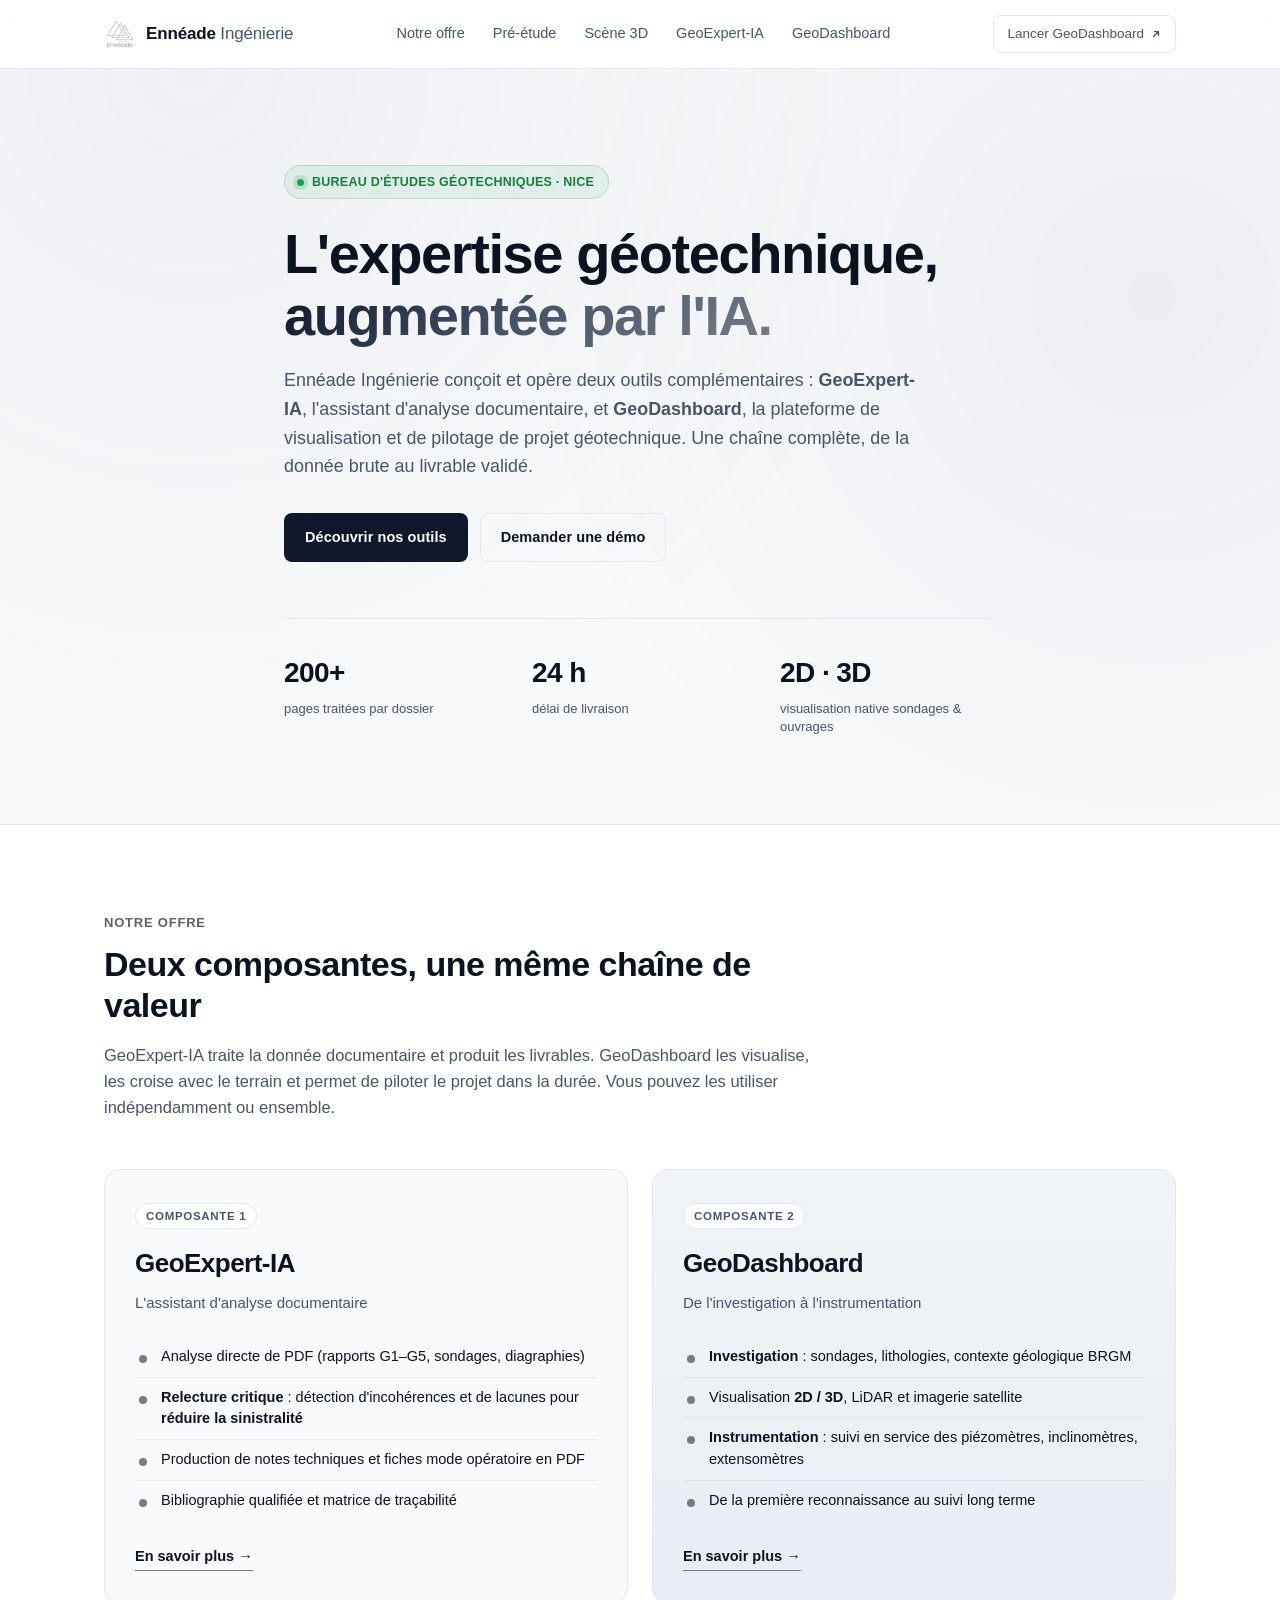
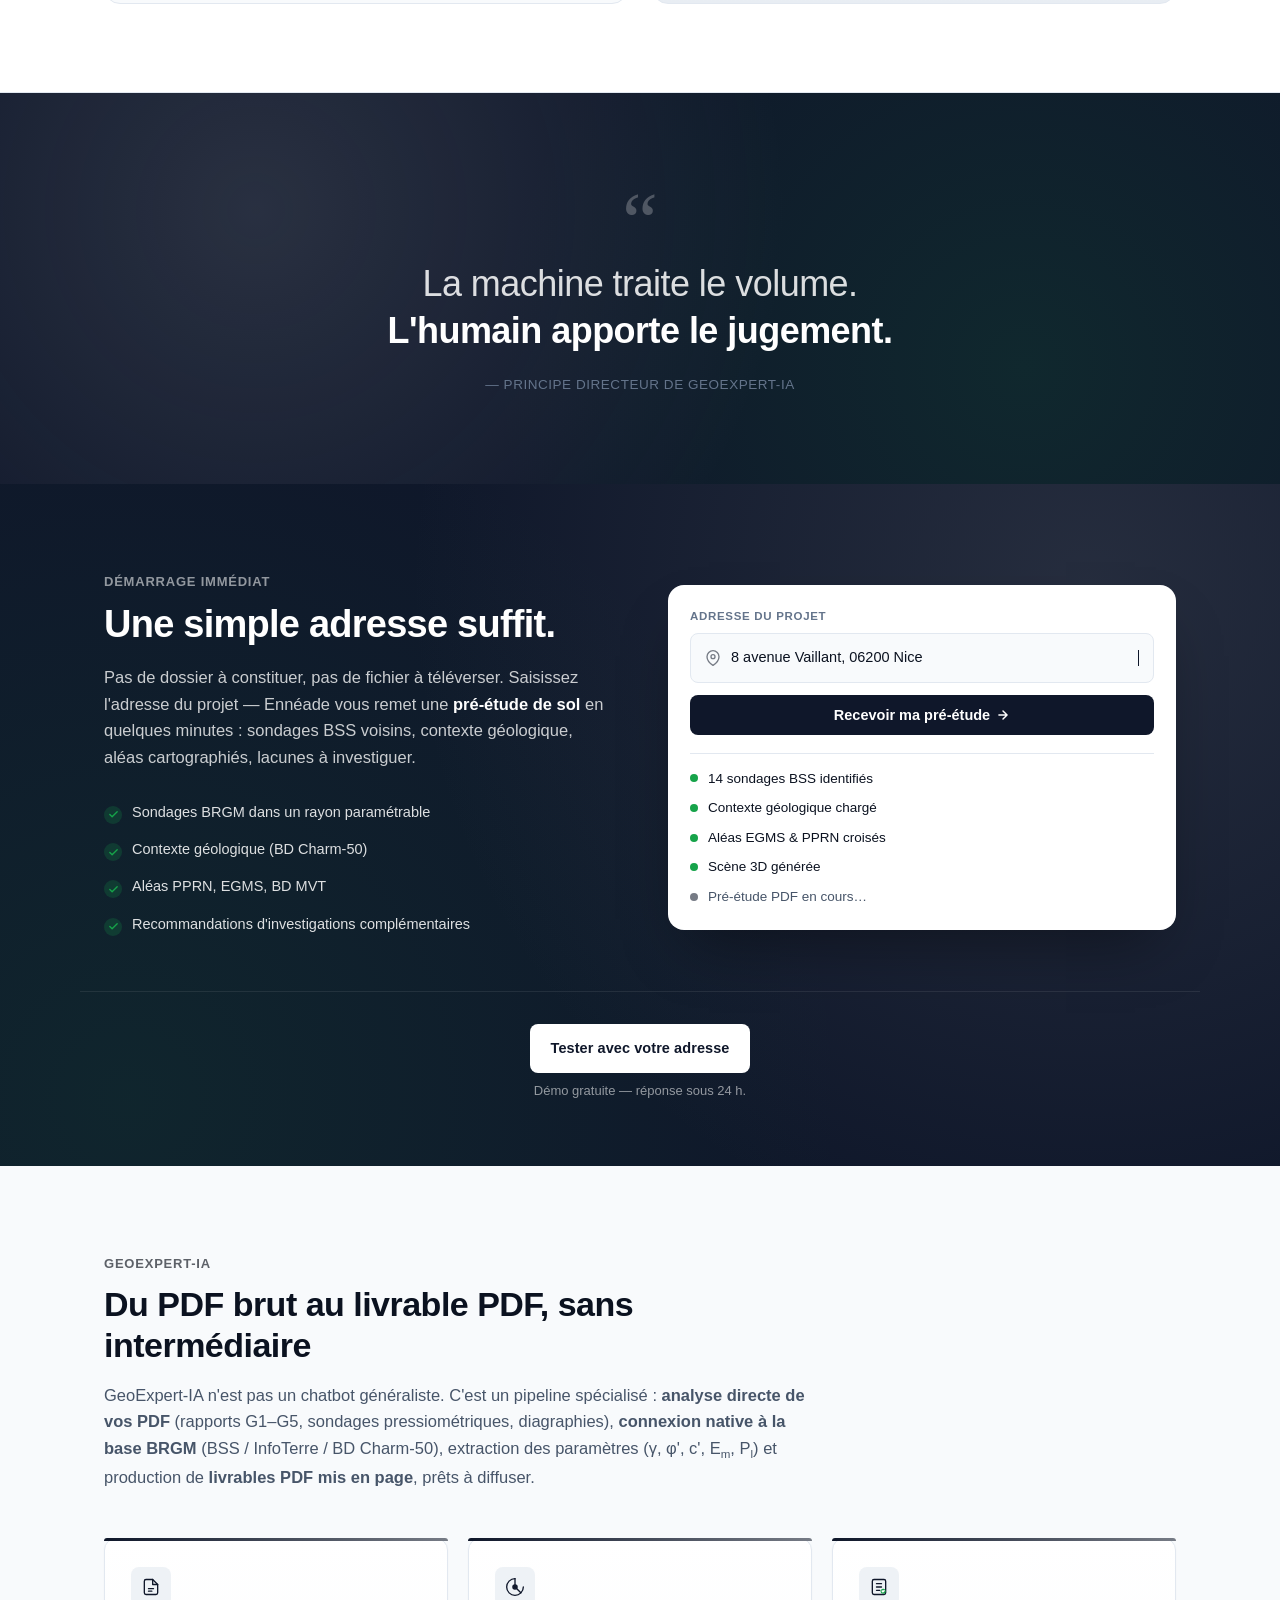
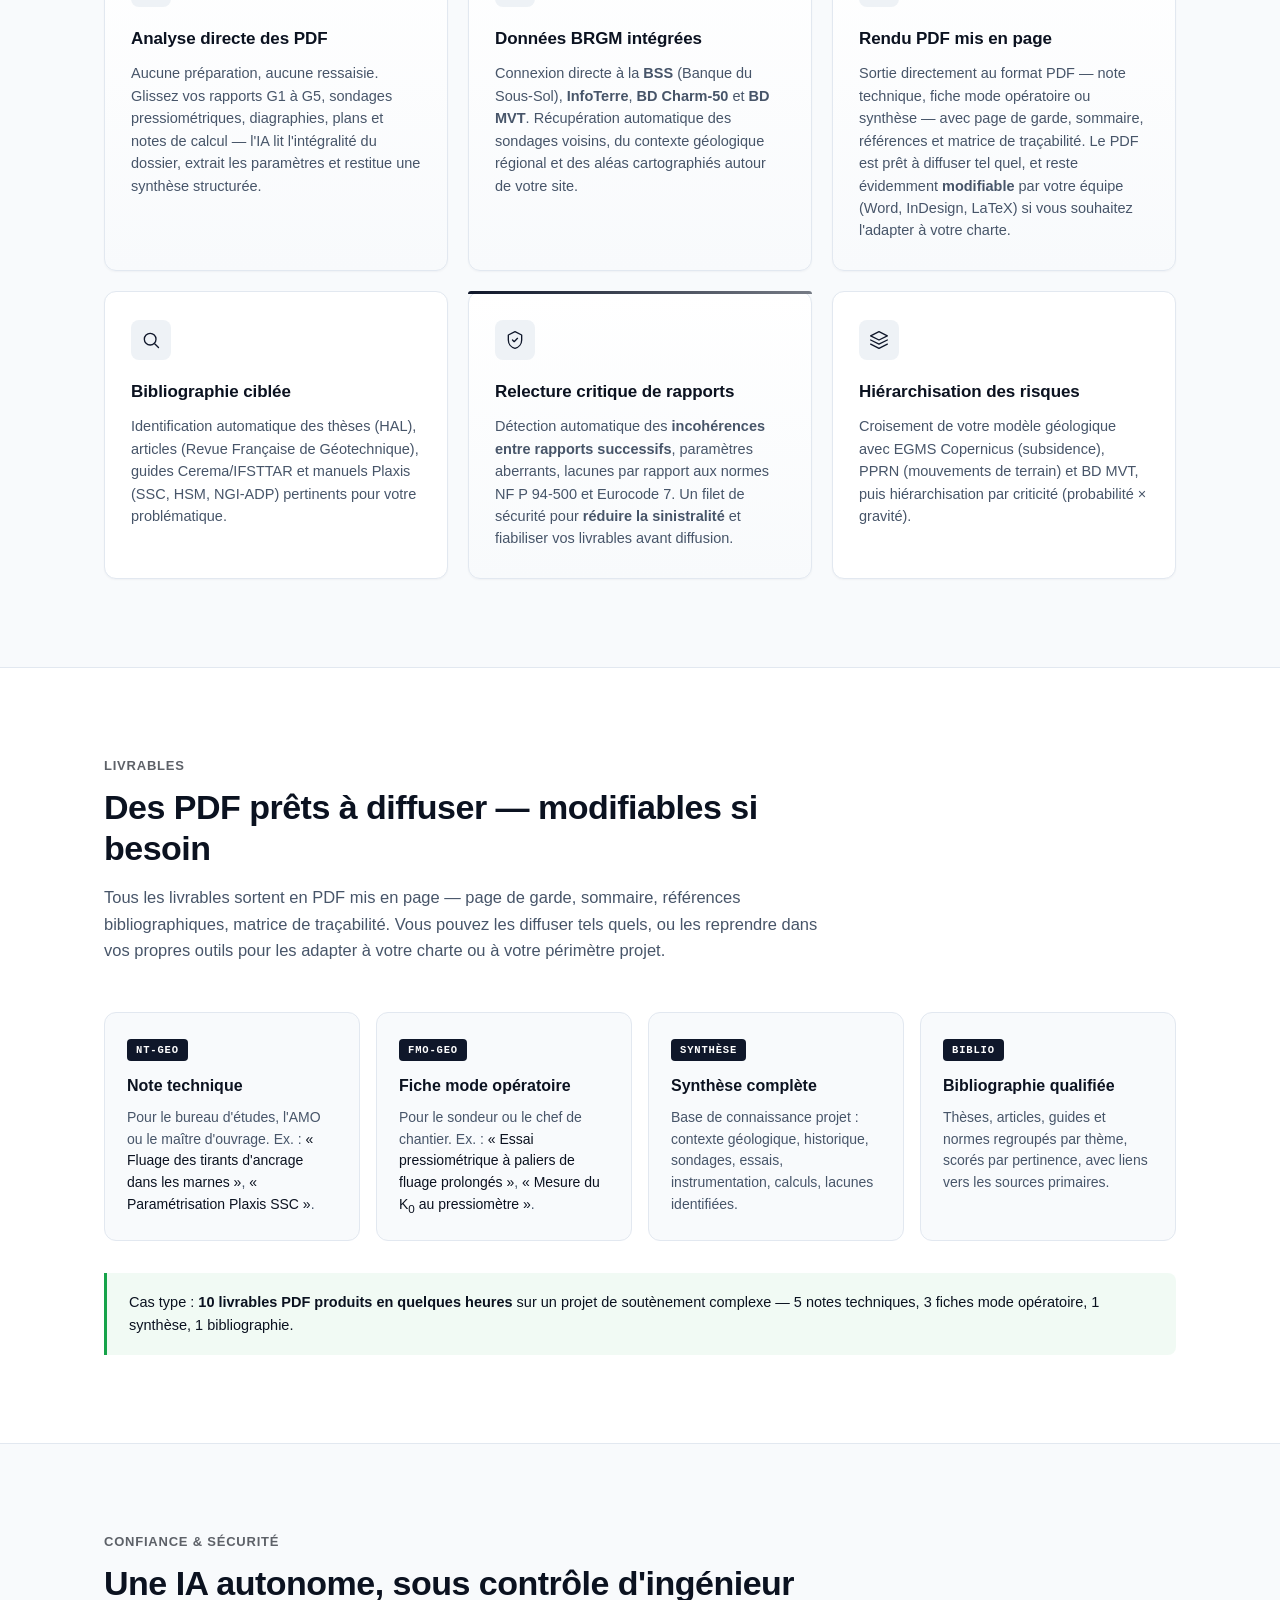
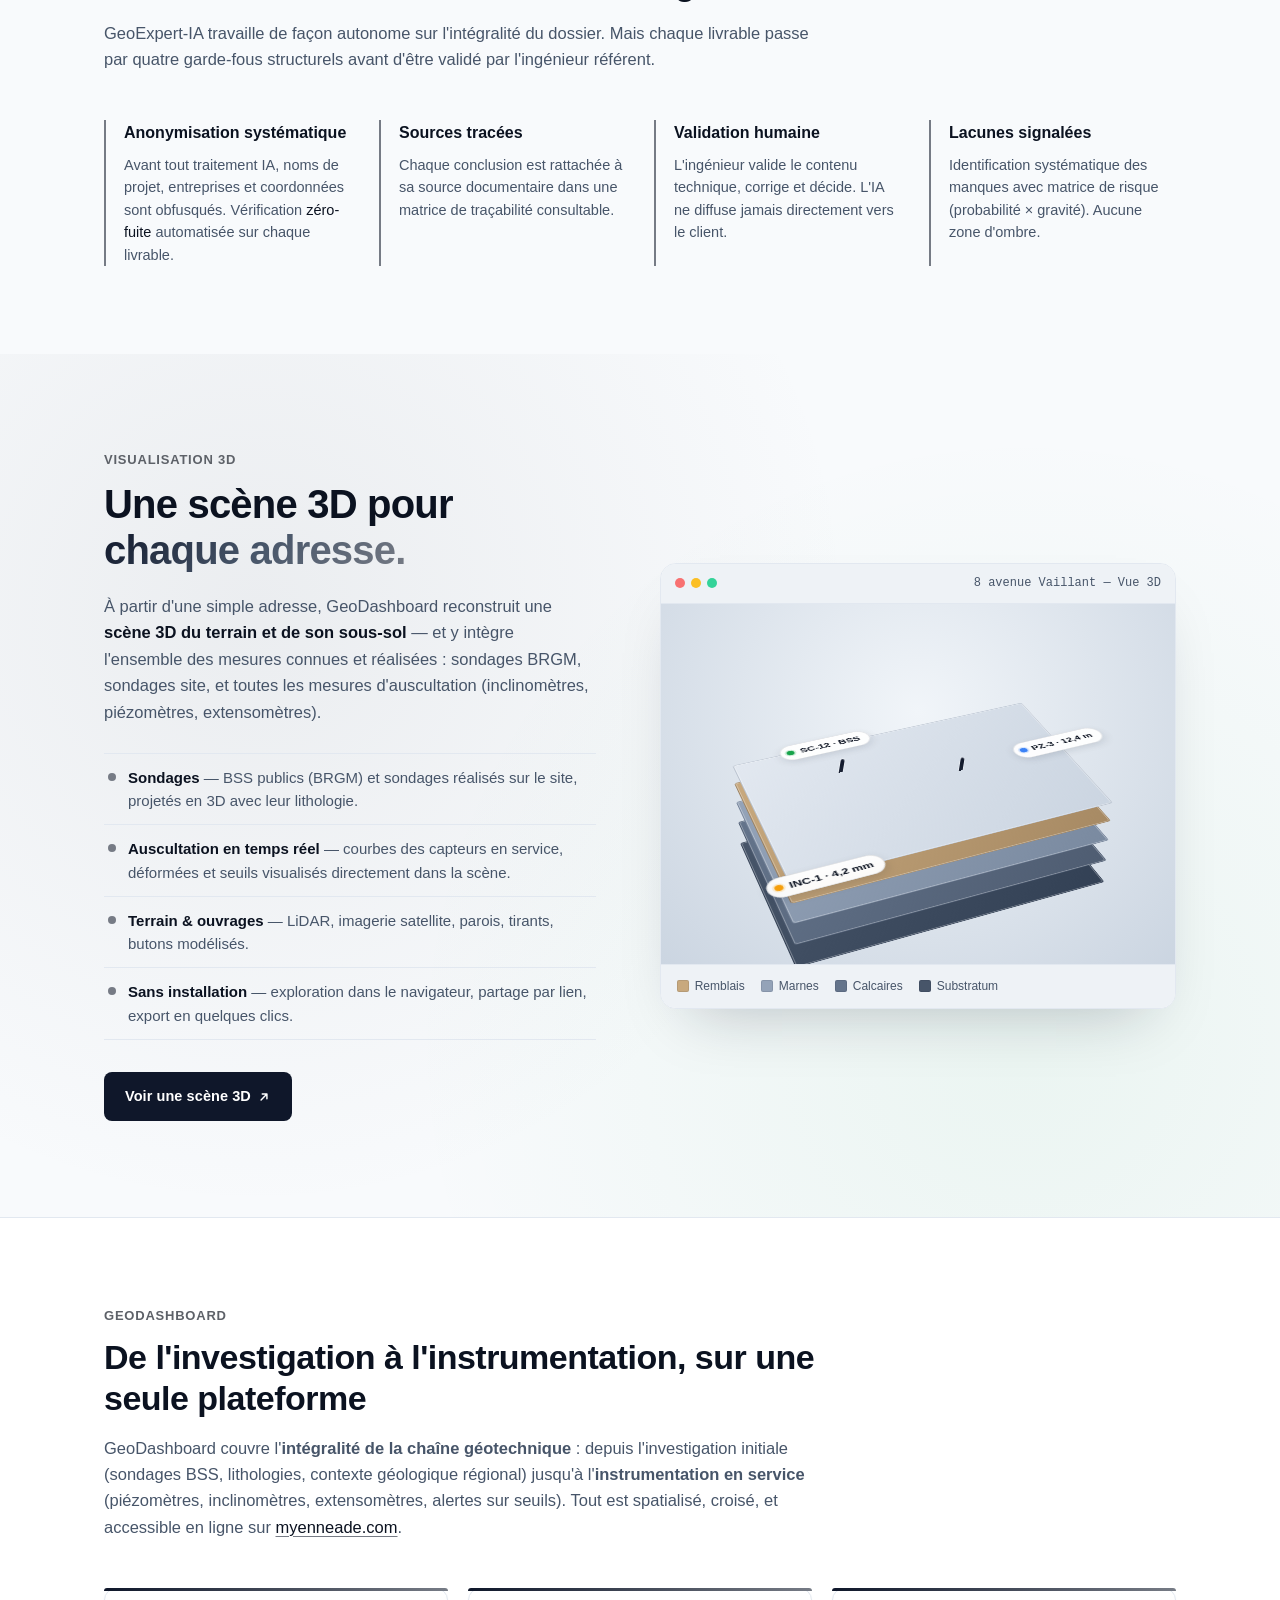
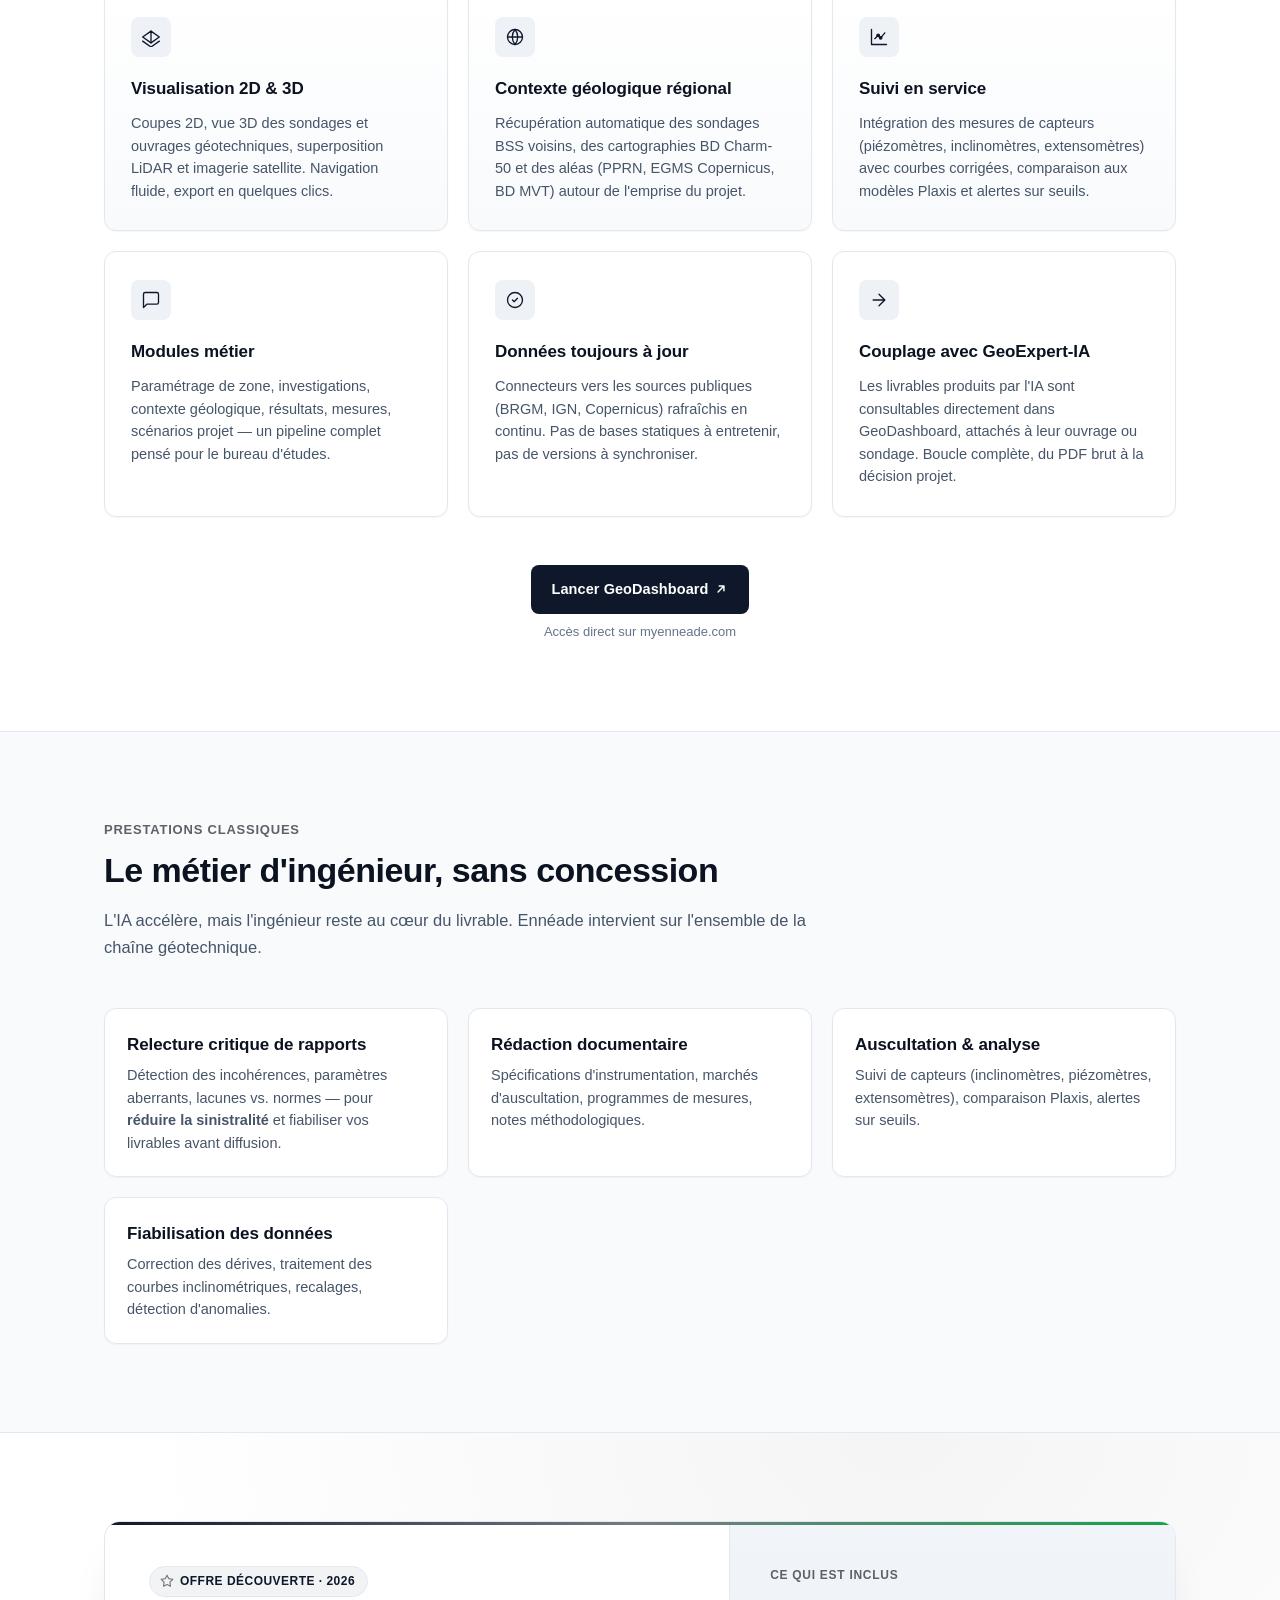
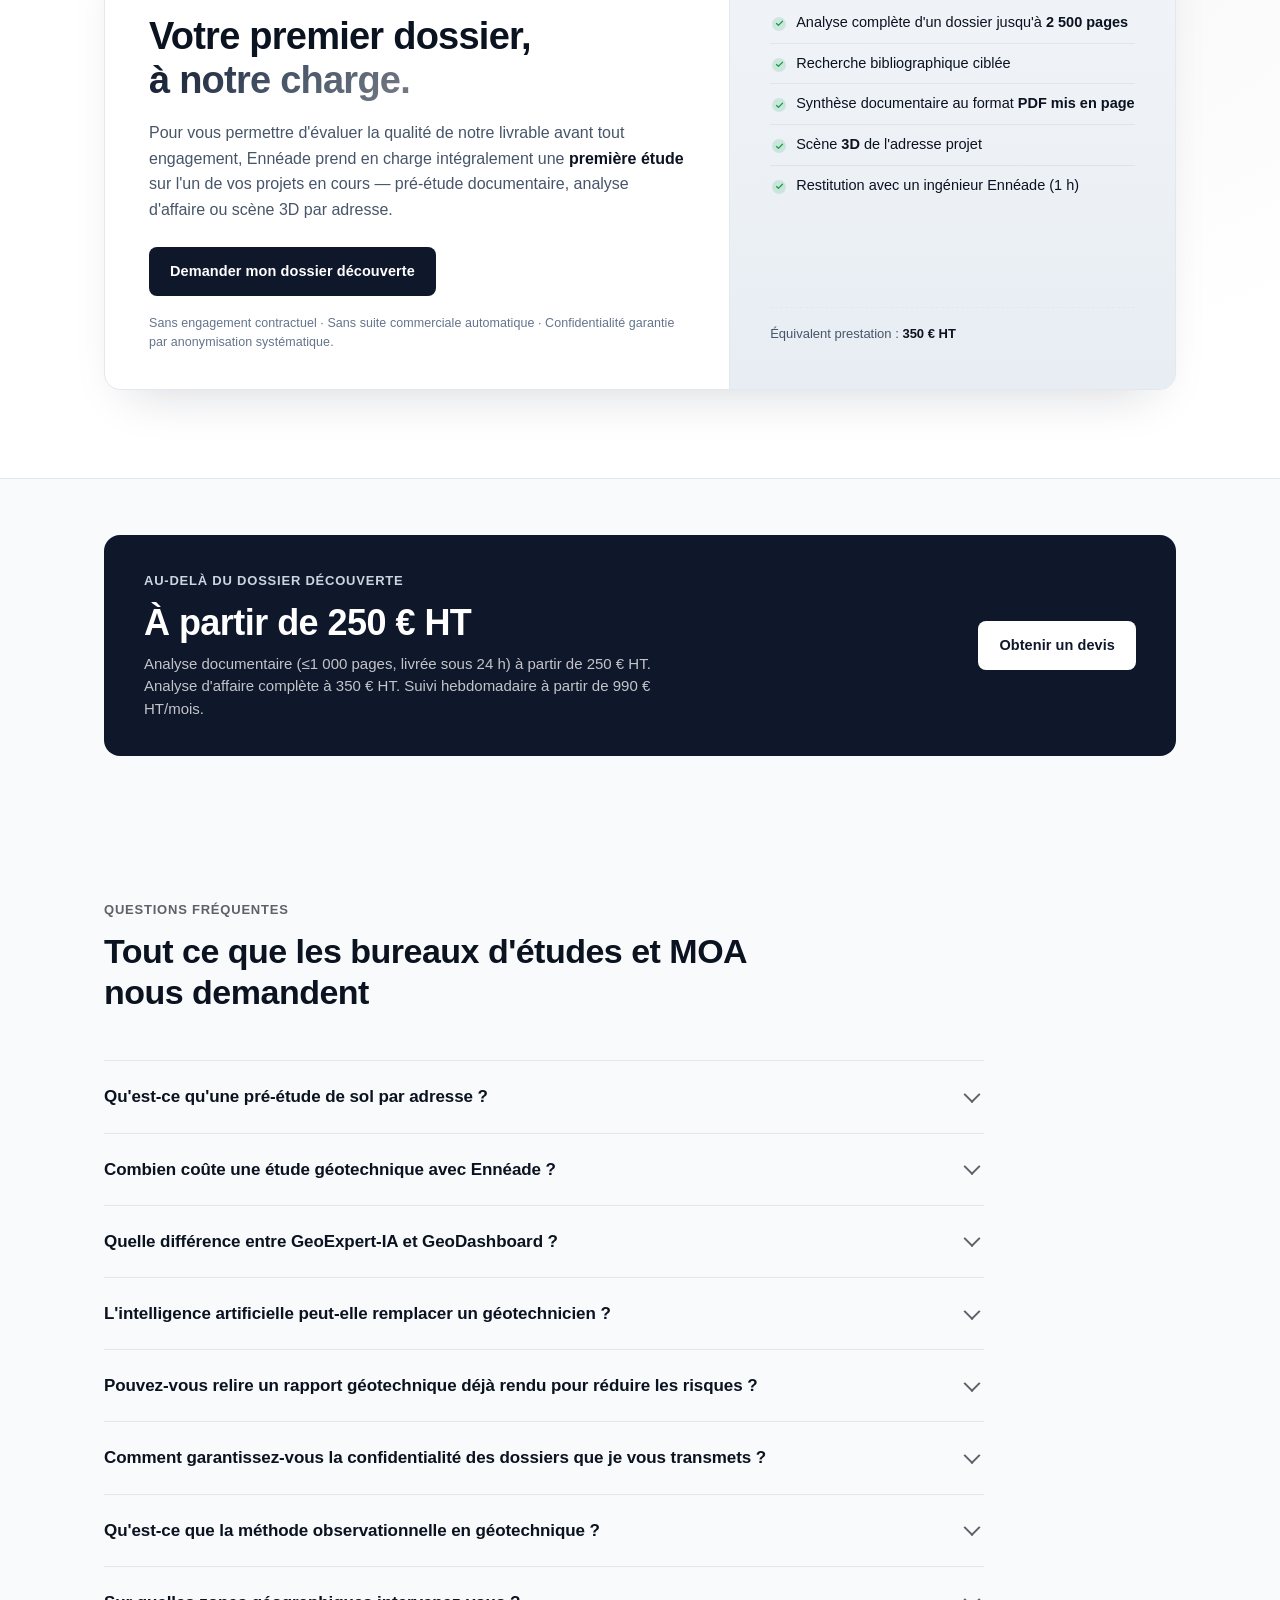
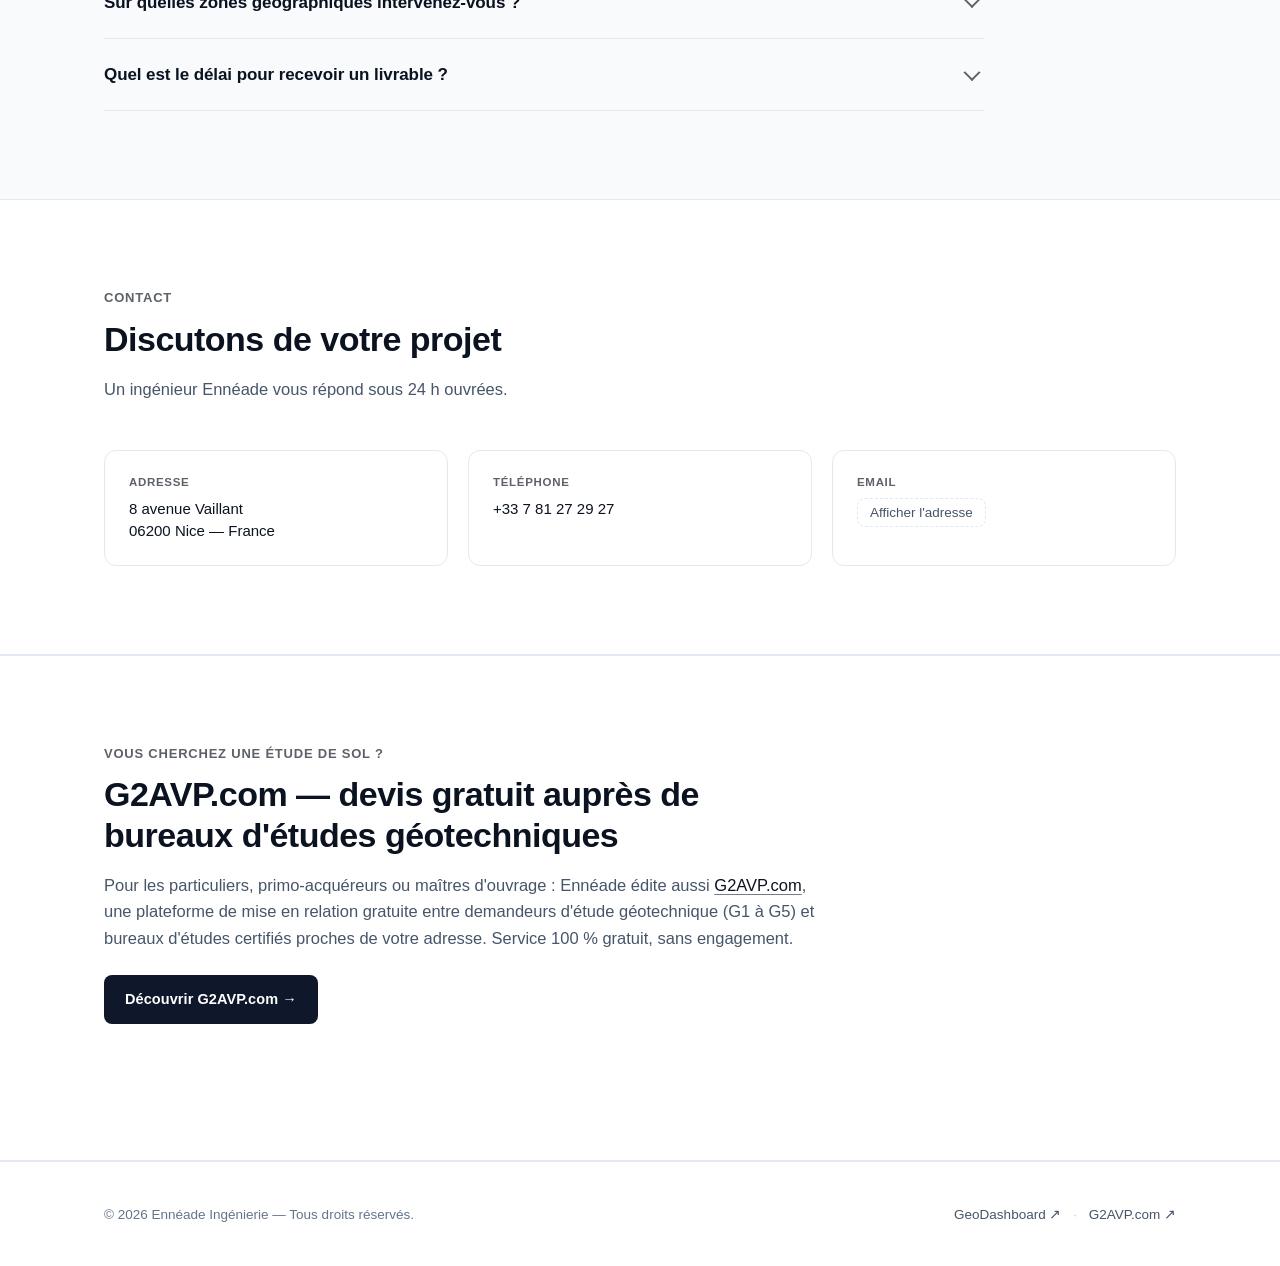
<file: index.html>
<!DOCTYPE html>
<html lang="fr">
<head>
  <meta charset="UTF-8" />
  <meta name="viewport" content="width=device-width, initial-scale=1.0" />

  <!-- Primary -->
  <title>Ennéade Ingénierie — Bureau d'études géotechniques augmenté par l'IA · Nice</title>
  <meta name="description" content="Bureau d'études géotechniques à Nice. Relecture critique de rapports pour réduire la sinistralité, pré-étude de sol par adresse, scène 3D intégrant l'investigation et l'instrumentation, livrables PDF en quelques heures." />
  <meta name="author" content="Ennéade Ingénierie" />
  <meta name="robots" content="index, follow, max-image-preview:large" />
  <meta name="theme-color" content="#0F172A" />
  <link rel="canonical" href="https://enneade-ingenierie.com/" />

  <!-- Search engine verification -->
  <meta name="google-site-verification" content="Xfqly761C1_4WLXgZYbRSJaEKyyUw5i-6X8c4m7FqoQ" />

  <!-- Icons -->
  <link rel="icon" type="image/png" href="/assets/favicon.png" />
  <link rel="apple-touch-icon" href="/assets/favicon.png" />

  <!-- Open Graph (LinkedIn, Facebook, WhatsApp, Slack…) -->
  <meta property="og:type" content="website" />
  <meta property="og:locale" content="fr_FR" />
  <meta property="og:site_name" content="Ennéade Ingénierie" />
  <meta property="og:title" content="Ennéade Ingénierie — L'expertise géotechnique augmentée par l'IA" />
  <meta property="og:description" content="Relecture critique de rapports pour réduire la sinistralité, pré-étude de sol par adresse, scène 3D de l'investigation à l'instrumentation. Bureau d'études géotechniques à Nice." />
  <meta property="og:url" content="https://enneade-ingenierie.com/" />
  <meta property="og:image" content="https://enneade-ingenierie.com/assets/og-image.png" />
  <meta property="og:image:width" content="1200" />
  <meta property="og:image:height" content="630" />
  <meta property="og:image:alt" content="Ennéade Ingénierie — l'expertise géotechnique augmentée par l'IA" />

  <!-- Twitter / X -->
  <meta name="twitter:card" content="summary_large_image" />
  <meta name="twitter:title" content="Ennéade Ingénierie — L'expertise géotechnique augmentée par l'IA" />
  <meta name="twitter:description" content="Relecture critique de rapports, pré-étude de sol par adresse, scène 3D de l'investigation à l'instrumentation. Bureau d'études géotechniques à Nice." />
  <meta name="twitter:image" content="https://enneade-ingenierie.com/assets/og-image.png" />

  <!-- Stylesheet -->
  <style>
/* Ennéade Ingénierie — Design system aligned with GeoDashboard */

:root {
  --color-bg: #F8FAFC;
  --color-surface: #FFFFFF;
  --color-surface-alt: #EEF2F6;
  --color-text: #0B1220;
  --color-text-muted: #475569;
  --color-text-faint: #64748B;
  --color-primary: #0F172A;
  --color-accent: #767b85;
  --color-accent-hover: #5d6168;
  --color-success: #16A34A;
  --color-border: #E2E8F0;

  --radius-sm: 8px;
  --radius-md: 12px;
  --radius-lg: 16px;

  --shadow-sm: 0 1px 2px rgba(15, 23, 42, 0.04);
  --shadow-md: 0 4px 12px rgba(15, 23, 42, 0.06);

  --font-sans: -apple-system, BlinkMacSystemFont, 'Segoe UI', Helvetica, Arial, sans-serif;

  --container-max: 1120px;
  --container-pad: 24px;
}

*, *::before, *::after { box-sizing: border-box; }

html { scroll-behavior: smooth; }

body {
  margin: 0;
  font-family: var(--font-sans);
  font-size: 16px;
  line-height: 1.6;
  color: var(--color-text);
  background: var(--color-bg);
  -webkit-font-smoothing: antialiased;
}

a { color: var(--color-primary); text-decoration: none; }
a:hover { color: var(--color-accent); }

img { max-width: 100%; display: block; }

.container {
  max-width: var(--container-max);
  margin: 0 auto;
  padding: 0 var(--container-pad);
}

/* ── Header ───────────────────────────────────────── */
.site-header {
  position: sticky;
  top: 0;
  z-index: 50;
  background: rgba(255, 255, 255, 0.85);
  backdrop-filter: saturate(180%) blur(12px);
  -webkit-backdrop-filter: saturate(180%) blur(12px);
  border-bottom: 1px solid var(--color-border);
}

.header-inner {
  display: flex;
  align-items: center;
  justify-content: space-between;
  gap: 24px;
  height: 68px;
}

.brand {
  display: flex;
  align-items: center;
  gap: 10px;
  color: var(--color-text);
  font-weight: 600;
  letter-spacing: -0.01em;
}
.brand:hover { color: var(--color-text); }

.brand-logo {
  width: 32px;
  height: 32px;
  object-fit: contain;
}

.brand-name { font-size: 17px; }
.brand-suffix { color: var(--color-text-muted); font-weight: 500; }

.primary-nav {
  display: flex;
  align-items: center;
  gap: 28px;
}
.primary-nav a {
  color: var(--color-text-muted);
  font-size: 14.5px;
  font-weight: 500;
  transition: color .15s ease;
}
.primary-nav a:hover { color: var(--color-text); }

.header-cta {
  display: inline-flex;
  align-items: center;
  gap: 6px;
  padding: 7px 13px;
  border-radius: var(--radius-sm);
  border: 1px solid var(--color-border);
  background: var(--color-surface);
  color: var(--color-text-muted);
  font-size: 13.5px;
  font-weight: 500;
  transition: all .15s ease;
}
.header-cta:hover {
  color: var(--color-text);
  border-color: var(--color-accent);
  background: var(--color-surface-alt);
}

/* ── Hero ─────────────────────────────────────────── */
.hero {
  padding: 96px 0 88px;
  background:
    radial-gradient(circle at 15% 0%, rgba(118, 123, 133, 0.08), transparent 55%),
    radial-gradient(circle at 90% 30%, rgba(15, 23, 42, 0.05), transparent 50%),
    var(--color-bg);
}

.hero-inner { max-width: 760px; }

.eyebrow {
  display: inline-flex;
  align-items: center;
  gap: 8px;
  margin: 0 0 24px;
  padding: 6px 14px 6px 12px;
  border-radius: 999px;
  background: rgba(22, 163, 74, 0.08);
  color: #15803d;
  font-size: 12.5px;
  font-weight: 600;
  letter-spacing: 0.02em;
  text-transform: uppercase;
  border: 1px solid rgba(22, 163, 74, 0.2);
}

.eyebrow-dot {
  width: 7px;
  height: 7px;
  border-radius: 50%;
  background: var(--color-success);
  box-shadow: 0 0 0 4px rgba(22, 163, 74, 0.18);
  animation: pulse 2.4s ease-in-out infinite;
}

@keyframes pulse {
  0%, 100% { opacity: 1; transform: scale(1); }
  50% { opacity: .7; transform: scale(1.15); }
}

.grad-text {
  background: linear-gradient(135deg, #0F172A 0%, #475569 50%, #767b85 100%);
  -webkit-background-clip: text;
  background-clip: text;
  -webkit-text-fill-color: transparent;
  color: transparent;
}

.hero h1 {
  margin: 0 0 20px;
  font-size: clamp(36px, 5vw, 56px);
  line-height: 1.1;
  letter-spacing: -0.025em;
  font-weight: 700;
  color: var(--color-text);
}

.lede {
  font-size: clamp(17px, 1.4vw, 19px);
  color: var(--color-text-muted);
  margin: 0 0 32px;
  max-width: 640px;
}

.hero-actions {
  display: flex;
  flex-wrap: wrap;
  gap: 12px;
}

.hero-stats {
  display: grid;
  grid-template-columns: repeat(auto-fit, minmax(160px, 1fr));
  gap: 32px;
  margin-top: 56px;
  padding-top: 32px;
  border-top: 1px solid var(--color-border);
}

.stat { display: flex; flex-direction: column; gap: 4px; }
.stat-value {
  font-size: 28px;
  font-weight: 700;
  color: var(--color-text);
  letter-spacing: -0.02em;
}
.stat-label {
  font-size: 13px;
  color: var(--color-text-muted);
  line-height: 1.4;
}

/* ── Principle quote band ────────────────────────── */
.principle {
  position: relative;
  padding: 88px 0;
  background: var(--color-primary);
  color: #fff;
  text-align: center;
  overflow: hidden;
}
.principle::before {
  content: "";
  position: absolute;
  inset: 0;
  background:
    radial-gradient(circle at 20% 30%, rgba(118, 123, 133, 0.25), transparent 50%),
    radial-gradient(circle at 80% 70%, rgba(22, 163, 74, 0.12), transparent 50%);
  pointer-events: none;
}
.principle .container { position: relative; }

.quote-mark {
  margin: 0;
  font-family: Georgia, serif;
  font-size: 80px;
  line-height: 1;
  color: var(--color-accent);
  opacity: 0.6;
}
.principle-text {
  margin: 0 0 20px;
  font-size: clamp(24px, 3.2vw, 36px);
  font-weight: 500;
  line-height: 1.3;
  letter-spacing: -0.015em;
  color: rgba(255, 255, 255, 0.85);
}
.principle-emphasis {
  color: #fff;
  font-weight: 700;
}
.principle-author {
  margin: 0;
  color: var(--color-text-faint);
  font-size: 13.5px;
  letter-spacing: 0.04em;
  text-transform: uppercase;
}

/* ── Buttons ──────────────────────────────────────── */
.btn {
  display: inline-flex;
  align-items: center;
  gap: 6px;
  padding: 12px 20px;
  border-radius: var(--radius-sm);
  font-size: 14.5px;
  font-weight: 600;
  letter-spacing: 0.005em;
  border: 1px solid transparent;
  transition: all .15s cubic-bezier(.4, 0, .2, 1);
  cursor: pointer;
}

.btn-primary {
  background: var(--color-primary);
  color: #fff;
}
.btn-primary:hover {
  background: var(--color-accent);
  color: #fff;
  transform: translateY(-1px);
  box-shadow: var(--shadow-md);
}

.btn-ghost {
  background: transparent;
  color: var(--color-text);
  border-color: var(--color-border);
}
.btn-ghost:hover {
  background: var(--color-surface);
  border-color: var(--color-accent);
}

/* ── Sections ─────────────────────────────────────── */
.section {
  padding: 88px 0;
}
.section-alt {
  background: var(--color-surface);
  border-top: 1px solid var(--color-border);
  border-bottom: 1px solid var(--color-border);
}

.section-head {
  margin-bottom: 48px;
  max-width: 720px;
}

.section-sub {
  margin: 16px 0 0;
  color: var(--color-text-muted);
  font-size: 16.5px;
  line-height: 1.6;
}
.section-sub sub { font-size: 0.7em; }
.section-sub a:not(.btn),
#g2avp p a:not(.btn) {
  color: var(--color-text);
  text-decoration: underline;
  text-decoration-color: var(--color-accent);
  text-decoration-thickness: 1px;
  text-underline-offset: 3px;
  transition: text-decoration-color .15s ease;
}
.section-sub a:not(.btn):hover,
#g2avp p a:not(.btn):hover { text-decoration-color: var(--color-text); }

.kicker {
  margin: 0 0 10px;
  color: var(--color-accent-hover);
  font-size: 13px;
  font-weight: 600;
  letter-spacing: 0.06em;
  text-transform: uppercase;
}

.section h2 {
  margin: 0;
  font-size: clamp(26px, 3vw, 34px);
  line-height: 1.2;
  letter-spacing: -0.015em;
  font-weight: 700;
  color: var(--color-text);
}

.prose p {
  margin: 0 0 16px;
  color: var(--color-text-muted);
  max-width: 680px;
  font-size: 16.5px;
}
.prose p:last-child { margin-bottom: 0; }
.prose strong { color: var(--color-text); font-weight: 600; }
.prose a {
  color: var(--color-text);
  border-bottom: 1px solid var(--color-accent);
  padding-bottom: 1px;
}
.prose a:hover { color: var(--color-accent); }

/* ── Cards ────────────────────────────────────────── */
.cards {
  display: grid;
  grid-template-columns: repeat(auto-fit, minmax(260px, 1fr));
  gap: 20px;
}

.card {
  background: var(--color-surface);
  border: 1px solid var(--color-border);
  border-radius: var(--radius-md);
  padding: 28px 26px;
  box-shadow: var(--shadow-sm);
  transition: all .2s ease;
}
.card:hover {
  border-color: var(--color-accent);
  box-shadow: var(--shadow-md);
  transform: translateY(-2px);
}

.card-icon {
  width: 40px;
  height: 40px;
  display: flex;
  align-items: center;
  justify-content: center;
  border-radius: var(--radius-sm);
  background: var(--color-surface-alt);
  color: var(--color-primary);
  margin-bottom: 18px;
}
.card-icon svg { width: 20px; height: 20px; }

.card h3 {
  margin: 0 0 10px;
  font-size: 17px;
  font-weight: 600;
  color: var(--color-text);
  letter-spacing: -0.005em;
}

.card p {
  margin: 0;
  color: var(--color-text-muted);
  font-size: 14.5px;
  line-height: 1.55;
}

.cards-compact .card-mini {
  padding: 22px 22px;
}
.cards-compact .card-mini h3 { margin-bottom: 6px; }

/* Highlighted feature cards (top row of capabilities) */
.card-feature {
  background: linear-gradient(180deg, #FFFFFF 0%, #F8FAFC 100%);
  border-color: var(--color-border);
  position: relative;
}
.card-feature::before {
  content: "";
  position: absolute;
  top: -1px; left: -1px; right: -1px;
  height: 3px;
  background: linear-gradient(90deg, var(--color-primary), var(--color-accent));
  border-radius: var(--radius-md) var(--radius-md) 0 0;
}

/* ── Two pillars (offre overview) ──────────────── */
.pillars {
  display: grid;
  grid-template-columns: repeat(2, 1fr);
  gap: 24px;
}
@media (max-width: 820px) {
  .pillars { grid-template-columns: 1fr; }
}

.pillar {
  background: var(--color-bg);
  border: 1px solid var(--color-border);
  border-radius: var(--radius-lg);
  padding: 32px 30px;
  display: flex;
  flex-direction: column;
  transition: all .25s ease;
}
.pillar:hover {
  border-color: var(--color-accent);
  transform: translateY(-2px);
  box-shadow: var(--shadow-md);
}
.pillar-alt {
  background: linear-gradient(180deg, #F1F5F9 0%, #E8EDF3 100%);
}

.pillar-head { margin-bottom: 22px; }

.pillar-tag {
  display: inline-block;
  padding: 3px 10px;
  margin-bottom: 14px;
  border-radius: 999px;
  background: var(--color-surface);
  border: 1px solid var(--color-border);
  color: var(--color-text-muted);
  font-size: 11.5px;
  font-weight: 600;
  letter-spacing: 0.06em;
  text-transform: uppercase;
}

.pillar h3 {
  margin: 0 0 6px;
  font-size: 26px;
  font-weight: 700;
  letter-spacing: -0.02em;
  color: var(--color-text);
}

.pillar-tagline {
  margin: 0;
  color: var(--color-text-muted);
  font-size: 15px;
  font-weight: 500;
}

.pillar-bullets {
  list-style: none;
  margin: 0 0 24px;
  padding: 0;
  flex: 1;
}
.pillar-bullets li {
  position: relative;
  padding: 9px 0 9px 26px;
  border-bottom: 1px solid rgba(15, 23, 42, 0.06);
  color: var(--color-text);
  font-size: 14.5px;
  line-height: 1.5;
}
.pillar-bullets li:last-child { border-bottom: none; }
.pillar-bullets li::before {
  content: "";
  position: absolute;
  left: 4px; top: 18px;
  width: 8px; height: 8px;
  border-radius: 50%;
  background: var(--color-accent);
}

.pillar-link {
  display: inline-flex;
  align-items: center;
  gap: 4px;
  align-self: flex-start;
  color: var(--color-text);
  font-size: 14.5px;
  font-weight: 600;
  border-bottom: 1px solid var(--color-accent);
  padding-bottom: 2px;
  transition: all .15s ease;
}
.pillar-link:hover {
  color: var(--color-accent);
  gap: 8px;
}

/* ── Address pre-study band ──────────────────────── */
.address-band {
  position: relative;
  padding: 88px 0 64px;
  background: var(--color-primary);
  color: #fff;
  overflow: hidden;
}
.address-band::before {
  content: "";
  position: absolute;
  inset: 0;
  background:
    radial-gradient(circle at 85% 15%, rgba(118, 123, 133, 0.22), transparent 55%),
    radial-gradient(circle at 10% 90%, rgba(22, 163, 74, 0.10), transparent 55%);
  pointer-events: none;
}
.address-band > .container { position: relative; }

.address-grid {
  display: grid;
  grid-template-columns: 1fr 1fr;
  gap: 56px;
  align-items: center;
}
@media (max-width: 880px) {
  .address-grid { grid-template-columns: 1fr; gap: 36px; }
}

.kicker-light { color: rgba(255, 255, 255, 0.55); }

.address-text h2 {
  margin: 8px 0 18px;
  color: #fff;
  font-size: clamp(28px, 3.4vw, 38px);
  font-weight: 700;
  letter-spacing: -0.02em;
  line-height: 1.15;
}

.address-lede {
  margin: 0 0 24px;
  color: rgba(255, 255, 255, 0.78);
  font-size: 16.5px;
  line-height: 1.6;
}
.address-lede strong { color: #fff; font-weight: 600; }

.address-checks {
  list-style: none;
  margin: 0;
  padding: 0;
}
.address-checks li {
  position: relative;
  padding: 7px 0 7px 28px;
  color: rgba(255, 255, 255, 0.86);
  font-size: 14.5px;
}
.address-checks li::before {
  content: "";
  position: absolute;
  left: 0; top: 12px;
  width: 18px; height: 18px;
  border-radius: 50%;
  background: rgba(22, 163, 74, 0.2);
  background-image: url("data:image/svg+xml;utf8,<svg xmlns='http://www.w3.org/2000/svg' viewBox='0 0 24 24' fill='none' stroke='%2316a34a' stroke-width='3' stroke-linecap='round' stroke-linejoin='round'><polyline points='20 6 9 17 4 12'/></svg>");
  background-size: 11px;
  background-position: center;
  background-repeat: no-repeat;
}

/* Mock card */
.address-mock-card {
  background: #fff;
  color: var(--color-text);
  border-radius: var(--radius-lg);
  padding: 22px;
  box-shadow: 0 30px 60px -20px rgba(0, 0, 0, 0.4);
}

.address-mock-label {
  color: var(--color-text-faint);
  font-size: 11.5px;
  font-weight: 600;
  letter-spacing: 0.06em;
  text-transform: uppercase;
  margin-bottom: 8px;
}

.address-mock-input {
  display: flex;
  align-items: center;
  gap: 10px;
  padding: 12px 14px;
  border: 1px solid var(--color-border);
  border-radius: var(--radius-sm);
  color: var(--color-text);
  font-size: 14.5px;
  background: var(--color-bg);
}
.address-mock-input svg { color: var(--color-accent); flex-shrink: 0; }
.address-mock-input span:not(.address-cursor) { flex: 1; }

.address-cursor {
  display: inline-block;
  width: 1.5px;
  height: 16px;
  background: var(--color-primary);
  animation: blink 1.1s step-end infinite;
}
@keyframes blink {
  0%, 50% { opacity: 1; }
  51%, 100% { opacity: 0; }
}

.address-mock-btn {
  display: flex;
  align-items: center;
  justify-content: center;
  gap: 6px;
  width: 100%;
  margin: 12px 0 18px;
  padding: 12px 16px;
  border: none;
  border-radius: var(--radius-sm);
  background: var(--color-primary);
  color: #fff;
  font-size: 14.5px;
  font-weight: 600;
  font-family: inherit;
  cursor: default;
}

.address-mock-output {
  border-top: 1px solid var(--color-border);
  padding-top: 14px;
  display: flex;
  flex-direction: column;
  gap: 8px;
}

.mock-line {
  display: flex;
  align-items: center;
  gap: 10px;
  font-size: 13.5px;
  color: var(--color-text);
}

.mock-dot {
  width: 8px; height: 8px;
  border-radius: 50%;
  flex-shrink: 0;
}
.mock-dot-green { background: var(--color-success); }
.mock-dot-pulse {
  background: var(--color-accent);
  animation: pulse 1.6s ease-in-out infinite;
}

.mock-line-pending { color: var(--color-text-muted); }

.address-cta {
  display: flex;
  flex-direction: column;
  align-items: center;
  gap: 8px;
  margin-top: 48px;
  padding-top: 32px;
  border-top: 1px solid rgba(255, 255, 255, 0.08);
}
.address-cta .btn-primary {
  background: #fff;
  color: var(--color-primary);
}
.address-cta .btn-primary:hover {
  background: var(--color-surface-alt);
  color: var(--color-primary);
}
.address-cta-note {
  margin: 0;
  color: rgba(255, 255, 255, 0.55);
  font-size: 13px;
}

/* ── 3D showcase section ─────────────────────────── */
.showcase-3d {
  padding: 96px 0;
  background:
    radial-gradient(circle at 20% 30%, rgba(118, 123, 133, 0.10), transparent 50%),
    radial-gradient(circle at 80% 80%, rgba(22, 163, 74, 0.06), transparent 50%),
    var(--color-bg);
}

.showcase-grid {
  display: grid;
  grid-template-columns: 1fr 1.05fr;
  gap: 64px;
  align-items: center;
}
@media (max-width: 980px) {
  .showcase-grid { grid-template-columns: 1fr; gap: 48px; }
}

.showcase-text h2 {
  margin: 8px 0 20px;
  font-size: clamp(28px, 3.4vw, 40px);
  line-height: 1.15;
  letter-spacing: -0.02em;
  font-weight: 700;
  color: var(--color-text);
}

.showcase-lede {
  margin: 0 0 28px;
  color: var(--color-text-muted);
  font-size: 16.5px;
  line-height: 1.6;
}
.showcase-lede strong { color: var(--color-text); font-weight: 600; }

.showcase-bullets {
  list-style: none;
  margin: 0 0 32px;
  padding: 0;
}
.showcase-bullets li {
  position: relative;
  padding: 12px 0 12px 24px;
  border-top: 1px solid var(--color-border);
  color: var(--color-text-muted);
  font-size: 15px;
  line-height: 1.55;
}
.showcase-bullets li:last-child { border-bottom: 1px solid var(--color-border); }
.showcase-bullets li::before {
  content: "";
  position: absolute;
  left: 4px; top: 19px;
  width: 8px; height: 8px;
  border-radius: 50%;
  background: var(--color-accent);
}
.showcase-bullets strong { color: var(--color-text); font-weight: 600; }

/* ── 3D scene mockup ─────────────────────────────── */
.scene3d-frame {
  background: var(--color-surface);
  border: 1px solid var(--color-border);
  border-radius: var(--radius-lg);
  overflow: hidden;
  box-shadow: 0 30px 60px -30px rgba(15, 23, 42, 0.25);
}

.scene3d-toolbar {
  display: flex;
  align-items: center;
  gap: 6px;
  padding: 10px 14px;
  background: var(--color-surface-alt);
  border-bottom: 1px solid var(--color-border);
}
.scene3d-dot {
  width: 10px; height: 10px;
  border-radius: 50%;
  background: var(--color-border);
}
.scene3d-dot:nth-child(1) { background: #f87171; }
.scene3d-dot:nth-child(2) { background: #fbbf24; }
.scene3d-dot:nth-child(3) { background: #34d399; }
.scene3d-title {
  margin-left: auto;
  font-size: 12px;
  color: var(--color-text-muted);
  font-family: ui-monospace, SFMono-Regular, Menlo, monospace;
}

.scene3d-viewport {
  position: relative;
  height: 360px;
  background:
    radial-gradient(ellipse at 50% 30%, #f1f5f9 0%, #cbd5e1 100%);
  perspective: 1200px;
  perspective-origin: 50% 30%;
  overflow: hidden;
}

.scene3d-stage {
  position: absolute;
  inset: 0;
  transform-style: preserve-3d;
  transform: rotateX(58deg) rotateZ(-22deg);
  transform-origin: 50% 50%;
}

.scene3d-ground,
.scene3d-layer {
  position: absolute;
  left: 18%;
  top: 22%;
  width: 64%;
  height: 56%;
  border-radius: 4px;
  border: 1px solid rgba(15, 23, 42, 0.12);
  box-shadow: inset 0 0 0 1px rgba(255, 255, 255, 0.3);
}

.scene3d-ground {
  background: linear-gradient(135deg, #e2e8f0 0%, #cbd5e1 100%);
  transform: translateZ(0);
}
.scene3d-layer-1 {
  background: linear-gradient(135deg, #c8a97e 0%, #a78a64 100%);
  transform: translateZ(-22px);
}
.scene3d-layer-2 {
  background: linear-gradient(135deg, #94a3b8 0%, #7a8aa0 100%);
  transform: translateZ(-46px);
}
.scene3d-layer-3 {
  background: linear-gradient(135deg, #64748b 0%, #4f5d72 100%);
  transform: translateZ(-72px);
}
.scene3d-layer-4 {
  background: linear-gradient(135deg, #475569 0%, #334155 100%);
  transform: translateZ(-100px);
}

.scene3d-borehole {
  position: absolute;
  width: 4px;
  height: 110px;
  background: linear-gradient(180deg, #0F172A 0%, #767b85 100%);
  border-radius: 2px;
  top: 30%;
  transform-origin: top center;
  transform: rotateX(-58deg) rotateZ(22deg) translateZ(20px);
  box-shadow: 0 0 0 1px rgba(255, 255, 255, 0.4);
}
.scene3d-borehole-1 { left: 38%; }
.scene3d-borehole-2 { left: 60%; top: 42%; height: 130px; }

.scene3d-pin {
  position: absolute;
  display: flex;
  align-items: center;
  gap: 6px;
  background: rgba(255, 255, 255, 0.95);
  backdrop-filter: blur(8px);
  border: 1px solid rgba(15, 23, 42, 0.1);
  border-radius: 999px;
  padding: 4px 10px 4px 6px;
  font-size: 11.5px;
  font-weight: 600;
  color: var(--color-text);
  white-space: nowrap;
  box-shadow: 0 4px 12px rgba(15, 23, 42, 0.12);
  z-index: 5;
}
.scene3d-pin-1 { top: 18%; left: 28%; }
.scene3d-pin-2 { top: 42%; right: 8%; }
.scene3d-pin-3 { bottom: 18%; left: 14%; }

.pin-dot {
  width: 8px; height: 8px;
  border-radius: 50%;
  background: var(--color-success);
  flex-shrink: 0;
  box-shadow: 0 0 0 2px rgba(22, 163, 74, 0.2);
}
.pin-dot-blue {
  background: #3b82f6;
  box-shadow: 0 0 0 2px rgba(59, 130, 246, 0.2);
}
.pin-dot-amber {
  background: #f59e0b;
  box-shadow: 0 0 0 2px rgba(245, 158, 11, 0.2);
  animation: pulse 1.8s ease-in-out infinite;
}

.scene3d-legend {
  display: flex;
  flex-wrap: wrap;
  gap: 16px;
  padding: 12px 16px;
  background: var(--color-surface-alt);
  border-top: 1px solid var(--color-border);
  font-size: 12px;
  color: var(--color-text-muted);
}
.legend-item {
  display: inline-flex;
  align-items: center;
  gap: 6px;
}
.legend-swatch {
  width: 12px; height: 12px;
  border-radius: 2px;
  border: 1px solid rgba(15, 23, 42, 0.1);
}

/* ── GeoDashboard CTA ────────────────────────────── */
.geodash-cta {
  display: flex;
  flex-direction: column;
  align-items: center;
  gap: 8px;
  margin-top: 48px;
}
.geodash-cta-note {
  margin: 0;
  color: var(--color-text-faint);
  font-size: 13px;
}

/* ── Livrables ────────────────────────────────────── */
.livrables-grid {
  display: grid;
  grid-template-columns: repeat(auto-fit, minmax(240px, 1fr));
  gap: 16px;
  margin-bottom: 32px;
}

.livrable {
  background: var(--color-bg);
  border: 1px solid var(--color-border);
  border-radius: var(--radius-md);
  padding: 22px;
  transition: border-color .2s ease;
}
.livrable:hover { border-color: var(--color-accent); }

.livrable-tag {
  display: inline-block;
  padding: 3px 9px;
  margin-bottom: 12px;
  border-radius: 4px;
  background: var(--color-primary);
  color: #fff;
  font-size: 10.5px;
  font-weight: 700;
  letter-spacing: 0.08em;
  font-family: ui-monospace, SFMono-Regular, Menlo, monospace;
}

.livrable h3 {
  margin: 0 0 8px;
  font-size: 16px;
  font-weight: 600;
  color: var(--color-text);
}

.livrable p {
  margin: 0;
  color: var(--color-text-muted);
  font-size: 14px;
  line-height: 1.55;
}
.livrable em { color: var(--color-text); font-style: normal; font-weight: 500; }

.livrables-note {
  margin: 0;
  padding: 18px 22px;
  background: rgba(22, 163, 74, 0.06);
  border-left: 3px solid var(--color-success);
  border-radius: 0 var(--radius-sm) var(--radius-sm) 0;
  color: var(--color-text);
  font-size: 14.5px;
}

/* ── Trust grid ───────────────────────────────────── */
.trust-grid {
  display: grid;
  grid-template-columns: repeat(auto-fit, minmax(240px, 1fr));
  gap: 28px;
}

.trust-item {
  position: relative;
  padding-left: 18px;
  border-left: 2px solid var(--color-accent);
}

.trust-item h3 {
  margin: 0 0 8px;
  font-size: 16px;
  font-weight: 600;
  color: var(--color-text);
}

.trust-item p {
  margin: 0;
  color: var(--color-text-muted);
  font-size: 14.5px;
  line-height: 1.55;
}
.trust-item em { color: var(--color-text); font-style: normal; font-weight: 500; }

/* ── Discovery offer ─────────────────────────────── */
.discovery {
  background:
    radial-gradient(ellipse at 70% 0%, rgba(118, 123, 133, 0.08), transparent 60%),
    var(--color-surface);
  border-top: 1px solid var(--color-border);
  border-bottom: 1px solid var(--color-border);
}

.discovery-card {
  display: grid;
  grid-template-columns: 1.4fr 1fr;
  gap: 0;
  background: var(--color-surface);
  border: 1px solid var(--color-border);
  border-radius: var(--radius-lg);
  overflow: hidden;
  box-shadow: 0 24px 48px -24px rgba(15, 23, 42, 0.18);
  position: relative;
}
.discovery-card::before {
  content: "";
  position: absolute;
  top: 0; left: 0; right: 0;
  height: 3px;
  background: linear-gradient(90deg, var(--color-primary) 0%, var(--color-accent) 50%, var(--color-success) 100%);
}

@media (max-width: 880px) {
  .discovery-card { grid-template-columns: 1fr; }
}

.discovery-text { padding: 44px 44px 36px; }

@media (max-width: 600px) {
  .discovery-text { padding: 32px 24px 28px; }
}

.discovery-badge {
  display: inline-flex;
  align-items: center;
  gap: 6px;
  padding: 5px 12px 5px 10px;
  margin-bottom: 18px;
  border-radius: 999px;
  background: rgba(15, 23, 42, 0.05);
  border: 1px solid var(--color-border);
  color: var(--color-primary);
  font-size: 12px;
  font-weight: 600;
  letter-spacing: 0.04em;
  text-transform: uppercase;
}
.discovery-badge svg { color: var(--color-accent); }

.discovery-text h2 {
  margin: 0 0 18px;
  font-size: clamp(28px, 3.4vw, 38px);
  line-height: 1.15;
  letter-spacing: -0.02em;
  font-weight: 700;
  color: var(--color-text);
}

.discovery-lede {
  margin: 0 0 24px;
  color: var(--color-text-muted);
  font-size: 16px;
  line-height: 1.6;
}
.discovery-lede strong { color: var(--color-text); font-weight: 600; }

.discovery-actions { margin-bottom: 18px; }

.discovery-note {
  margin: 0;
  color: var(--color-text-faint);
  font-size: 12.5px;
  line-height: 1.55;
  letter-spacing: 0.005em;
}

.discovery-included {
  padding: 44px 40px;
  background: linear-gradient(180deg, #F1F5F9 0%, #E8EDF3 100%);
  border-left: 1px solid var(--color-border);
  display: flex;
  flex-direction: column;
}

@media (max-width: 880px) {
  .discovery-included { border-left: none; border-top: 1px solid var(--color-border); }
}
@media (max-width: 600px) {
  .discovery-included { padding: 32px 24px; }
}

.discovery-included-title {
  margin: 0 0 18px;
  color: var(--color-accent-hover);
  font-size: 12px;
  font-weight: 600;
  letter-spacing: 0.06em;
  text-transform: uppercase;
}

.discovery-list {
  list-style: none;
  margin: 0 0 24px;
  padding: 0;
  flex: 1;
}
.discovery-list li {
  position: relative;
  padding: 9px 0 9px 26px;
  border-top: 1px solid rgba(15, 23, 42, 0.06);
  color: var(--color-text);
  font-size: 14.5px;
  line-height: 1.5;
}
.discovery-list li:first-child { border-top: none; }
.discovery-list li::before {
  content: "";
  position: absolute;
  left: 2px; top: 14px;
  width: 14px; height: 14px;
  border-radius: 50%;
  background: rgba(22, 163, 74, 0.15);
  background-image: url("data:image/svg+xml;utf8,<svg xmlns='http://www.w3.org/2000/svg' viewBox='0 0 24 24' fill='none' stroke='%2316a34a' stroke-width='3.5' stroke-linecap='round' stroke-linejoin='round'><polyline points='20 6 9 17 4 12'/></svg>");
  background-size: 9px;
  background-position: center;
  background-repeat: no-repeat;
}
.discovery-list strong { font-weight: 600; }

.discovery-value {
  margin: 0;
  padding-top: 16px;
  border-top: 1px dashed var(--color-border);
  color: var(--color-text-muted);
  font-size: 13px;
}
.discovery-value strong { color: var(--color-text); font-weight: 700; }

/* ── Pricing band ─────────────────────────────────── */
.pricing-band { padding: 56px 0; }

.pricing-card {
  display: flex;
  align-items: center;
  justify-content: space-between;
  gap: 32px;
  flex-wrap: wrap;
  background: var(--color-primary);
  color: #fff;
  border-radius: var(--radius-lg);
  padding: 36px 40px;
}

.pricing-card .kicker { color: #cbd5e1; }
.pricing-card h2 {
  margin: 4px 0 8px;
  color: #fff;
  font-size: clamp(28px, 3vw, 36px);
}
.pricing-desc {
  margin: 0;
  color: rgba(255, 255, 255, 0.75);
  font-size: 15px;
  max-width: 540px;
  line-height: 1.5;
}

.pricing-card .btn-primary {
  background: #fff;
  color: var(--color-primary);
}
.pricing-card .btn-primary:hover {
  background: var(--color-surface-alt);
  color: var(--color-primary);
}

/* ── FAQ ──────────────────────────────────────────── */
.faq-list {
  max-width: 880px;
}

.faq-item {
  border-top: 1px solid var(--color-border);
}
.faq-item:last-child { border-bottom: 1px solid var(--color-border); }

.faq-item summary {
  list-style: none;
  cursor: pointer;
  padding: 22px 44px 22px 0;
  font-size: 17px;
  font-weight: 600;
  color: var(--color-text);
  position: relative;
  letter-spacing: -0.005em;
  transition: color .15s ease;
}
.faq-item summary::-webkit-details-marker { display: none; }
.faq-item summary:hover { color: var(--color-accent-hover); }

.faq-item summary::after {
  content: "";
  position: absolute;
  right: 6px;
  top: 50%;
  width: 12px;
  height: 12px;
  border-right: 2px solid var(--color-accent-hover);
  border-bottom: 2px solid var(--color-accent-hover);
  transform: translateY(-70%) rotate(45deg);
  transform-origin: center;
  transition: transform .2s cubic-bezier(.4, 0, .2, 1);
}
.faq-item[open] summary::after {
  transform: translateY(-30%) rotate(-135deg);
}

.faq-answer {
  padding: 0 0 26px;
  color: var(--color-text-muted);
  font-size: 15.5px;
  line-height: 1.65;
  max-width: 760px;
}
.faq-answer p { margin: 0 0 12px; }
.faq-answer p:last-child { margin-bottom: 0; }
.faq-answer strong { color: var(--color-text); font-weight: 600; }

/* ── Contact ──────────────────────────────────────── */
.contact-grid {
  display: grid;
  grid-template-columns: repeat(auto-fit, minmax(220px, 1fr));
  gap: 20px;
}

.contact-block {
  background: var(--color-surface);
  border: 1px solid var(--color-border);
  border-radius: var(--radius-md);
  padding: 22px 24px;
}

.contact-label {
  margin: 0 0 6px;
  color: var(--color-accent-hover);
  font-size: 11.5px;
  font-weight: 600;
  letter-spacing: 0.06em;
  text-transform: uppercase;
}

.contact-value {
  margin: 0;
  color: var(--color-text);
  font-size: 15px;
  line-height: 1.5;
}
.contact-value a {
  color: var(--color-text);
  border-bottom: 1px solid transparent;
  transition: border-color .15s ease;
}
.contact-value a:hover { border-bottom-color: var(--color-accent); }

.email-reveal {
  background: none;
  border: 1px dashed var(--color-border);
  border-radius: var(--radius-sm);
  padding: 6px 12px;
  color: var(--color-text-muted);
  font-family: inherit;
  font-size: 13.5px;
  cursor: pointer;
  transition: all .15s ease;
}
.email-reveal:hover {
  color: var(--color-text);
  border-color: var(--color-accent);
  border-style: solid;
}

.contact-email-link {
  font-size: 14.5px;
  color: var(--color-text);
  border-bottom: 1px solid var(--color-accent);
  padding-bottom: 1px;
}

/* ── Footer ───────────────────────────────────────── */
.site-footer {
  border-top: 1px solid var(--color-border);
  padding: 28px 0;
  background: var(--color-surface);
}

.footer-inner {
  display: flex;
  justify-content: space-between;
  align-items: center;
  gap: 16px;
  flex-wrap: wrap;
  color: var(--color-text-faint);
  font-size: 13.5px;
}

.footer-links a {
  color: var(--color-text-muted);
}
.footer-links a:hover { color: var(--color-text); }

/* ── Responsive ───────────────────────────────────── */
@media (max-width: 720px) {
  .primary-nav { display: none; }
  .header-inner { height: 60px; }
  .hero { padding: 64px 0 56px; }
  .section { padding: 64px 0; }
  .section-head { margin-bottom: 32px; }
  .brand-suffix { display: none; }
}

  </style>

  <!-- Structured data (Schema.org JSON-LD) -->
  <script type="application/ld+json">
  {
    "@context": "https://schema.org",
    "@graph": [
      {
        "@type": "ProfessionalService",
        "@id": "https://enneade-ingenierie.com/#organization",
        "name": "Ennéade Ingénierie",
        "url": "https://enneade-ingenierie.com/",
        "logo": "https://enneade-ingenierie.com/assets/logo.png",
        "image": "https://enneade-ingenierie.com/assets/og-image.png",
        "description": "Bureau d'études géotechniques basé à Nice. Spécialisé dans la relecture critique de rapports pour réduire la sinistralité, la pré-étude de sol par adresse et l'auscultation. Conçoit et opère GeoExpert-IA (assistant d'analyse documentaire IA) et GeoDashboard (plateforme couvrant l'investigation jusqu'à l'instrumentation géotechnique).",
        "telephone": "+33781272927",
        "email": "contact@enneade-ingenierie.com",
        "priceRange": "€€",
        "address": {
          "@type": "PostalAddress",
          "streetAddress": "8 avenue Vaillant",
          "postalCode": "06200",
          "addressLocality": "Nice",
          "addressRegion": "Provence-Alpes-Côte d'Azur",
          "addressCountry": "FR"
        },
        "areaServed": {
          "@type": "Country",
          "name": "France"
        },
        "geo": {
          "@type": "GeoCoordinates",
          "latitude": 43.7102,
          "longitude": 7.2620
        },
        "openingHoursSpecification": [
          {
            "@type": "OpeningHoursSpecification",
            "dayOfWeek": ["Monday", "Tuesday", "Wednesday", "Thursday", "Friday"],
            "opens": "09:00",
            "closes": "18:00"
          }
        ],
        "knowsAbout": [
          "Géotechnique",
          "Investigation géotechnique",
          "Instrumentation géotechnique",
          "Auscultation géotechnique",
          "Relecture critique de rapports géotechniques",
          "Réduction de la sinistralité géotechnique",
          "Pré-étude de sol par adresse",
          "Méthode observationnelle",
          "Sondages pressiométriques",
          "Inclinomètre",
          "Piézomètre",
          "Extensomètre",
          "Plaxis",
          "NF P 94-500",
          "Eurocode 7",
          "Intelligence artificielle appliquée à la géotechnique"
        ],
        "sameAs": [
          "https://myenneade.com"
        ]
      },
      {
        "@type": "SoftwareApplication",
        "@id": "https://enneade-ingenierie.com/#geoexpert-ia",
        "name": "GeoExpert-IA",
        "applicationCategory": "BusinessApplication",
        "operatingSystem": "Web",
        "description": "Assistant d'analyse géotechnique par intelligence artificielle. Lecture directe de PDF (rapports G1–G5, sondages, diagraphies), connexion native à la base BRGM (BSS, InfoTerre, BD Charm-50), production de livrables PDF mis en page (notes techniques, fiches mode opératoire, synthèses, bibliographies).",
        "provider": { "@id": "https://enneade-ingenierie.com/#organization" },
        "offers": {
          "@type": "Offer",
          "price": "250",
          "priceCurrency": "EUR",
          "priceSpecification": {
            "@type": "PriceSpecification",
            "price": "250",
            "priceCurrency": "EUR",
            "valueAddedTaxIncluded": false
          },
          "description": "À partir de 250 € HT pour une analyse documentaire (≤1 000 pages, livrée sous 24 h)."
        }
      },
      {
        "@type": "SoftwareApplication",
        "@id": "https://enneade-ingenierie.com/#geodashboard",
        "name": "GeoDashboard",
        "applicationCategory": "BusinessApplication",
        "operatingSystem": "Web",
        "url": "https://myenneade.com",
        "description": "Plateforme web couvrant l'intégralité de la chaîne géotechnique, de l'investigation à l'instrumentation. Visualisation 2D/3D, intégration des sondages BRGM (BSS, InfoTerre) et des sondages site, suivi en service des capteurs d'auscultation (inclinomètres, piézomètres, extensomètres) avec alertes sur seuils. Accessible en ligne sur myenneade.com.",
        "provider": { "@id": "https://enneade-ingenierie.com/#organization" }
      },
      {
        "@type": "Offer",
        "@id": "https://enneade-ingenierie.com/#dossier-decouverte",
        "name": "Dossier découverte",
        "description": "Première étude géotechnique offerte (analyse documentaire ou pré-étude de sol par adresse, scène 3D, restitution avec un ingénieur). Sans engagement contractuel.",
        "price": "0",
        "priceCurrency": "EUR",
        "offeredBy": { "@id": "https://enneade-ingenierie.com/#organization" },
        "validFrom": "2026-01-01"
      },
      {
        "@type": "FAQPage",
        "@id": "https://enneade-ingenierie.com/#faq",
        "mainEntity": [
          {
            "@type": "Question",
            "name": "Qu'est-ce qu'une pré-étude de sol par adresse ?",
            "acceptedAnswer": {
              "@type": "Answer",
              "text": "La pré-étude de sol par adresse est un livrable que nous générons à partir de la simple position géographique de votre projet. Elle compile automatiquement les données publiques disponibles : sondages voisins de la BSS du BRGM, contexte géologique régional issu de la BD Charm-50, et aléas cartographiés (PPRN mouvements de terrain, EGMS Copernicus, BD MVT). Elle ne se substitue pas à une mission G1 réglementaire mais permet d'orienter rapidement les premières décisions et de calibrer le programme d'investigations à venir."
            }
          },
          {
            "@type": "Question",
            "name": "Combien coûte une étude géotechnique avec Ennéade ?",
            "acceptedAnswer": {
              "@type": "Answer",
              "text": "Notre tarification commence à 250 € HT pour une analyse documentaire (jusqu'à 1 000 pages, livrée sous 24 h), 350 € HT pour une analyse d'affaire complète, et 990 € HT/mois pour le suivi hebdomadaire d'un projet en cours. Pour une première collaboration, nous prenons en charge un dossier découverte sans engagement contractuel."
            }
          },
          {
            "@type": "Question",
            "name": "Quelle différence entre GeoExpert-IA et GeoDashboard ?",
            "acceptedAnswer": {
              "@type": "Answer",
              "text": "GeoExpert-IA est un assistant d'analyse documentaire : il lit vos PDF (rapports G1 à G5, sondages pressiométriques, diagraphies), croise avec les bases publiques (BRGM, normes NF P 94-500) et produit des livrables PDF mis en page (notes techniques, fiches mode opératoire, synthèses). GeoDashboard est une plateforme web complémentaire qui visualise et spatialise ces données : scènes 3D, sondages, lithologies, ouvrages géotechniques, suivi des capteurs en service. Les deux outils peuvent être utilisés indépendamment ou en couplage."
            }
          },
          {
            "@type": "Question",
            "name": "L'intelligence artificielle peut-elle remplacer un géotechnicien ?",
            "acceptedAnswer": {
              "@type": "Answer",
              "text": "Non. GeoExpert-IA n'a pas vocation à remplacer l'expertise humaine, mais à la décharger des tâches chronophages : lecture de centaines de pages de rapports, recherche bibliographique, mise en page des notes techniques. La validation technique de chaque livrable est systématiquement faite par un ingénieur Ennéade avant diffusion. Notre principe directeur : la machine traite le volume, l'humain apporte le jugement."
            }
          },
          {
            "@type": "Question",
            "name": "Pouvez-vous relire un rapport géotechnique déjà rendu pour réduire les risques ?",
            "acceptedAnswer": {
              "@type": "Answer",
              "text": "Oui, c'est l'une des prestations les plus demandées. Notre relecture critique combine la lecture exhaustive par GeoExpert-IA (détection automatique d'incohérences entre rapports successifs, paramètres aberrants, lacunes par rapport aux normes NF P 94-500 et Eurocode 7) et la validation finale par un ingénieur Ennéade. L'objectif est double : fiabiliser le livrable avant diffusion et réduire la sinistralité en détectant les hypothèses fragiles ou les investigations manquantes avant qu'elles ne deviennent des sinistres en exécution. Particulièrement utile pour les MOA, AMO, assureurs et bureaux de contrôle qui souhaitent un second regard indépendant."
            }
          },
          {
            "@type": "Question",
            "name": "Comment garantissez-vous la confidentialité des dossiers ?",
            "acceptedAnswer": {
              "@type": "Answer",
              "text": "Avant tout traitement par l'IA, les noms de projet, d'entreprise, de personnes et les coordonnées géographiques sont anonymisés via des transformations réversibles uniquement en interne. Le livrable diffusé en externe est vérifié automatiquement (vérification zéro-fuite) pour s'assurer qu'aucune donnée sensible ne subsiste. La restauration est faite uniquement en interne pour la version finale validée par l'ingénieur référent."
            }
          },
          {
            "@type": "Question",
            "name": "Qu'est-ce que la méthode observationnelle en géotechnique ?",
            "acceptedAnswer": {
              "@type": "Answer",
              "text": "La méthode observationnelle consiste à confronter en continu les hypothèses de calcul aux mesures réelles d'auscultation (inclinomètres, piézomètres, extensomètres) pendant l'exécution des travaux. Cette boucle permet de détecter précocement les écarts entre modèle et réalité, et d'adapter les soutènements, phasages ou paramètres de projet en conséquence."
            }
          },
          {
            "@type": "Question",
            "name": "Sur quelles zones géographiques intervenez-vous ?",
            "acceptedAnswer": {
              "@type": "Answer",
              "text": "Notre activité physique est basée à Nice (06), principalement sur les Alpes-Maritimes et le pourtour méditerranéen pour les visites de site. Pour les missions documentaires (analyse de dossiers, pré-études par adresse) et le suivi distant d'auscultation, nous intervenons sur l'ensemble du territoire français, métropole et DOM-TOM."
            }
          },
          {
            "@type": "Question",
            "name": "Quel est le délai pour recevoir un livrable ?",
            "acceptedAnswer": {
              "@type": "Answer",
              "text": "Comptez 24 h pour une analyse documentaire de moins de 1 000 pages, et 48 h pour une analyse d'affaire complète (jusqu'à 2 500 pages). Les notes techniques et fiches mode opératoire produites dans le cadre du suivi hebdomadaire sont livrées en quelques heures à 1 jour selon la complexité."
            }
          }
        ]
      }
    ]
  }
  </script>
</head>
<body>

  <header class="site-header">
    <div class="container header-inner">
      <a href="#" class="brand" aria-label="Ennéade Ingénierie - Accueil">
        <img src="assets/logo.png" alt="" class="brand-logo" />
        <span class="brand-name">Ennéade<span class="brand-suffix"> Ingénierie</span></span>
      </a>

      <nav class="primary-nav" aria-label="Navigation principale">
        <a href="#offre">Notre offre</a>
        <a href="#pre-etude">Pré-étude</a>
        <a href="#scene3d">Scène 3D</a>
        <a href="#geoexpert">GeoExpert-IA</a>
        <a href="#geodashboard">GeoDashboard</a>
      </nav>

      <a href="https://myenneade.com" class="header-cta" target="_blank" rel="noopener">
        Lancer GeoDashboard
        <svg width="12" height="12" viewBox="0 0 24 24" fill="none" stroke="currentColor" stroke-width="2.5" stroke-linecap="round" stroke-linejoin="round" aria-hidden="true"><path d="M7 17L17 7M9 7h8v8"/></svg>
      </a>
    </div>
  </header>

  <main>

    <section class="hero">
      <div class="container hero-inner">
        <p class="eyebrow">
          <span class="eyebrow-dot" aria-hidden="true"></span>
          Bureau d'études géotechniques · Nice
        </p>
        <h1>L'expertise géotechnique,<br/><span class="grad-text">augmentée par l'IA.</span></h1>
        <p class="lede">
          Ennéade Ingénierie conçoit et opère deux outils complémentaires :
          <strong>GeoExpert-IA</strong>, l'assistant d'analyse documentaire,
          et <strong>GeoDashboard</strong>, la plateforme de visualisation et
          de pilotage de projet géotechnique. Une chaîne complète, de la
          donnée brute au livrable validé.
        </p>
        <div class="hero-actions">
          <a href="#offre" class="btn btn-primary">Découvrir nos outils</a>
          <a href="#contact" class="btn btn-ghost">Demander une démo</a>
        </div>

        <div class="hero-stats">
          <div class="stat">
            <span class="stat-value">200+</span>
            <span class="stat-label">pages traitées par dossier</span>
          </div>
          <div class="stat">
            <span class="stat-value">24 h</span>
            <span class="stat-label">délai de livraison</span>
          </div>
          <div class="stat">
            <span class="stat-value">2D · 3D</span>
            <span class="stat-label">visualisation native sondages &amp; ouvrages</span>
          </div>
        </div>
      </div>
    </section>

    <section id="offre" class="section section-alt">
      <div class="container">
        <div class="section-head">
          <p class="kicker">Notre offre</p>
          <h2>Deux composantes, une même chaîne de valeur</h2>
          <p class="section-sub">
            GeoExpert-IA traite la donnée documentaire et produit les livrables.
            GeoDashboard les visualise, les croise avec le terrain et permet
            de piloter le projet dans la durée. Vous pouvez les utiliser
            indépendamment ou ensemble.
          </p>
        </div>

        <div class="pillars">
          <article class="pillar">
            <div class="pillar-head">
              <span class="pillar-tag">Composante 1</span>
              <h3>GeoExpert-IA</h3>
              <p class="pillar-tagline">L'assistant d'analyse documentaire</p>
            </div>
            <ul class="pillar-bullets">
              <li>Analyse directe de PDF (rapports G1–G5, sondages, diagraphies)</li>
              <li><strong>Relecture critique</strong> : détection d'incohérences et de lacunes pour <strong>réduire la sinistralité</strong></li>
              <li>Production de notes techniques et fiches mode opératoire en PDF</li>
              <li>Bibliographie qualifiée et matrice de traçabilité</li>
            </ul>
            <a href="#geoexpert" class="pillar-link">En savoir plus →</a>
          </article>

          <article class="pillar pillar-alt">
            <div class="pillar-head">
              <span class="pillar-tag">Composante 2</span>
              <h3>GeoDashboard</h3>
              <p class="pillar-tagline">De l'investigation à l'instrumentation</p>
            </div>
            <ul class="pillar-bullets">
              <li><strong>Investigation</strong> : sondages, lithologies, contexte géologique BRGM</li>
              <li>Visualisation <strong>2D / 3D</strong>, LiDAR et imagerie satellite</li>
              <li><strong>Instrumentation</strong> : suivi en service des piézomètres, inclinomètres, extensomètres</li>
              <li>De la première reconnaissance au suivi long terme</li>
            </ul>
            <a href="#geodashboard" class="pillar-link">En savoir plus →</a>
          </article>
        </div>
      </div>
    </section>

    <section class="principle">
      <div class="container">
        <p class="quote-mark" aria-hidden="true">“</p>
        <p class="principle-text">
          La machine traite le volume.<br/>
          <span class="principle-emphasis">L'humain apporte le jugement.</span>
        </p>
        <p class="principle-author">— Principe directeur de GeoExpert-IA</p>
      </div>
    </section>

    <section id="pre-etude" class="address-band">
      <div class="container address-grid">
        <div class="address-text">
          <p class="kicker kicker-light">Démarrage immédiat</p>
          <h2>Une simple adresse suffit.</h2>
          <p class="address-lede">
            Pas de dossier à constituer, pas de fichier à téléverser. Saisissez
            l'adresse du projet — Ennéade vous remet une <strong>pré-étude de
            sol</strong> en quelques minutes : sondages BSS voisins, contexte
            géologique, aléas cartographiés, lacunes à investiguer.
          </p>
          <ul class="address-checks">
            <li>Sondages BRGM dans un rayon paramétrable</li>
            <li>Contexte géologique (BD Charm-50)</li>
            <li>Aléas PPRN, EGMS, BD MVT</li>
            <li>Recommandations d'investigations complémentaires</li>
          </ul>
        </div>

        <div class="address-mock" aria-hidden="true">
          <div class="address-mock-card">
            <div class="address-mock-label">Adresse du projet</div>
            <div class="address-mock-input">
              <svg viewBox="0 0 24 24" fill="none" stroke="currentColor" stroke-width="2" stroke-linecap="round" stroke-linejoin="round" width="16" height="16"><path d="M21 10c0 7-9 13-9 13s-9-6-9-13a9 9 0 0 1 18 0z"/><circle cx="12" cy="10" r="3"/></svg>
              <span>8 avenue Vaillant, 06200 Nice</span>
              <span class="address-cursor"></span>
            </div>
            <button class="address-mock-btn" type="button" tabindex="-1">
              Recevoir ma pré-étude
              <svg viewBox="0 0 24 24" fill="none" stroke="currentColor" stroke-width="2.5" stroke-linecap="round" stroke-linejoin="round" width="14" height="14"><path d="M5 12h14M12 5l7 7-7 7"/></svg>
            </button>
            <div class="address-mock-output">
              <div class="mock-line"><span class="mock-dot mock-dot-green"></span> 14 sondages BSS identifiés</div>
              <div class="mock-line"><span class="mock-dot mock-dot-green"></span> Contexte géologique chargé</div>
              <div class="mock-line"><span class="mock-dot mock-dot-green"></span> Aléas EGMS &amp; PPRN croisés</div>
              <div class="mock-line"><span class="mock-dot mock-dot-green"></span> Scène 3D générée</div>
              <div class="mock-line mock-line-pending"><span class="mock-dot mock-dot-pulse"></span> Pré-étude PDF en cours…</div>
            </div>
          </div>
        </div>
      </div>

      <div class="container address-cta">
        <a href="#contact" class="btn btn-primary">Tester avec votre adresse</a>
        <p class="address-cta-note">Démo gratuite — réponse sous 24 h.</p>
      </div>
    </section>

    <section id="geoexpert" class="section">
      <div class="container">
        <div class="section-head">
          <p class="kicker">GeoExpert-IA</p>
          <h2>Du PDF brut au livrable PDF, sans intermédiaire</h2>
          <p class="section-sub">
            GeoExpert-IA n'est pas un chatbot généraliste. C'est un pipeline
            spécialisé : <strong>analyse directe de vos PDF</strong>
            (rapports G1–G5, sondages pressiométriques, diagraphies),
            <strong>connexion native à la base BRGM</strong> (BSS / InfoTerre /
            BD Charm-50), extraction des paramètres (γ, φ', c',
            E<sub>m</sub>, P<sub>l</sub>) et production de
            <strong>livrables PDF mis en page</strong>, prêts à diffuser.
          </p>
        </div>

        <div class="cards">
          <article class="card card-feature">
            <div class="card-icon" aria-hidden="true">
              <svg viewBox="0 0 24 24" fill="none" stroke="currentColor" stroke-width="1.6" stroke-linecap="round" stroke-linejoin="round"><path d="M14 3H6a2 2 0 0 0-2 2v14a2 2 0 0 0 2 2h12a2 2 0 0 0 2-2V9z"/><path d="M14 3v6h6"/><path d="M9 14h6M9 17h4"/></svg>
            </div>
            <h3>Analyse directe des PDF</h3>
            <p>
              Aucune préparation, aucune ressaisie. Glissez vos rapports G1
              à G5, sondages pressiométriques, diagraphies, plans et notes
              de calcul — l'IA lit l'intégralité du dossier, extrait les
              paramètres et restitue une synthèse structurée.
            </p>
          </article>

          <article class="card card-feature">
            <div class="card-icon" aria-hidden="true">
              <svg viewBox="0 0 24 24" fill="none" stroke="currentColor" stroke-width="1.6" stroke-linecap="round" stroke-linejoin="round"><path d="M12 2a10 10 0 1 0 10 10"/><path d="M12 2v10l7 7"/><circle cx="12" cy="12" r="2.5" fill="currentColor"/></svg>
            </div>
            <h3>Données BRGM intégrées</h3>
            <p>
              Connexion directe à la <strong>BSS</strong> (Banque du Sous-Sol),
              <strong>InfoTerre</strong>, <strong>BD Charm-50</strong> et
              <strong>BD MVT</strong>. Récupération automatique des sondages
              voisins, du contexte géologique régional et des aléas
              cartographiés autour de votre site.
            </p>
          </article>

          <article class="card card-feature">
            <div class="card-icon" aria-hidden="true">
              <svg viewBox="0 0 24 24" fill="none" stroke="currentColor" stroke-width="1.6" stroke-linecap="round" stroke-linejoin="round"><rect x="4" y="3" width="16" height="18" rx="2"/><path d="M9 8h6M9 12h6M9 16h4"/><circle cx="17" cy="17" r="3" fill="#16A34A" stroke="none"/><path d="M16 17l.7.7L18 16.5" stroke="#fff" stroke-width="2"/></svg>
            </div>
            <h3>Rendu PDF mis en page</h3>
            <p>
              Sortie directement au format PDF — note technique, fiche mode
              opératoire ou synthèse — avec page de garde, sommaire,
              références et matrice de traçabilité. Le PDF est prêt à
              diffuser tel quel, et reste évidemment <strong>modifiable</strong>
              par votre équipe (Word, InDesign, LaTeX) si vous souhaitez
              l'adapter à votre charte.
            </p>
          </article>

          <article class="card">
            <div class="card-icon" aria-hidden="true">
              <svg viewBox="0 0 24 24" fill="none" stroke="currentColor" stroke-width="1.6" stroke-linecap="round" stroke-linejoin="round"><circle cx="11" cy="11" r="7"/><path d="M21 21l-4.3-4.3"/></svg>
            </div>
            <h3>Bibliographie ciblée</h3>
            <p>
              Identification automatique des thèses (HAL), articles
              (Revue Française de Géotechnique), guides Cerema/IFSTTAR et
              manuels Plaxis (SSC, HSM, NGI-ADP) pertinents pour votre
              problématique.
            </p>
          </article>

          <article class="card card-feature">
            <div class="card-icon" aria-hidden="true">
              <svg viewBox="0 0 24 24" fill="none" stroke="currentColor" stroke-width="1.6" stroke-linecap="round" stroke-linejoin="round"><path d="M12 2L4 6v6c0 5 3.5 9 8 10 4.5-1 8-5 8-10V6l-8-4z"/><path d="M9 12l2 2 4-4"/></svg>
            </div>
            <h3>Relecture critique de rapports</h3>
            <p>
              Détection automatique des <strong>incohérences entre rapports
              successifs</strong>, paramètres aberrants, lacunes par rapport
              aux normes NF P 94-500 et Eurocode 7. Un filet de sécurité
              pour <strong>réduire la sinistralité</strong> et fiabiliser vos
              livrables avant diffusion.
            </p>
          </article>

          <article class="card">
            <div class="card-icon" aria-hidden="true">
              <svg viewBox="0 0 24 24" fill="none" stroke="currentColor" stroke-width="1.6" stroke-linecap="round" stroke-linejoin="round"><path d="M12 2L2 7l10 5 10-5-10-5z"/><path d="M2 17l10 5 10-5M2 12l10 5 10-5"/></svg>
            </div>
            <h3>Hiérarchisation des risques</h3>
            <p>
              Croisement de votre modèle géologique avec EGMS Copernicus
              (subsidence), PPRN (mouvements de terrain) et BD MVT, puis
              hiérarchisation par criticité (probabilité × gravité).
            </p>
          </article>
        </div>
      </div>
    </section>

    <section id="livrables" class="section section-alt">
      <div class="container">
        <div class="section-head">
          <p class="kicker">Livrables</p>
          <h2>Des PDF prêts à diffuser — modifiables si besoin</h2>
          <p class="section-sub">
            Tous les livrables sortent en PDF mis en page — page de garde,
            sommaire, références bibliographiques, matrice de traçabilité.
            Vous pouvez les diffuser tels quels, ou les reprendre dans vos
            propres outils pour les adapter à votre charte ou à votre
            périmètre projet.
          </p>
        </div>

        <div class="livrables-grid">
          <div class="livrable">
            <span class="livrable-tag">NT-GEO</span>
            <h3>Note technique</h3>
            <p>Pour le bureau d'études, l'AMO ou le maître d'ouvrage. Ex. : <em>« Fluage des tirants d'ancrage dans les marnes »</em>, <em>« Paramétrisation Plaxis SSC »</em>.</p>
          </div>
          <div class="livrable">
            <span class="livrable-tag">FMO-GEO</span>
            <h3>Fiche mode opératoire</h3>
            <p>Pour le sondeur ou le chef de chantier. Ex. : <em>« Essai pressiométrique à paliers de fluage prolongés »</em>, <em>« Mesure du K<sub>0</sub> au pressiomètre »</em>.</p>
          </div>
          <div class="livrable">
            <span class="livrable-tag">SYNTHÈSE</span>
            <h3>Synthèse complète</h3>
            <p>Base de connaissance projet : contexte géologique, historique, sondages, essais, instrumentation, calculs, lacunes identifiées.</p>
          </div>
          <div class="livrable">
            <span class="livrable-tag">BIBLIO</span>
            <h3>Bibliographie qualifiée</h3>
            <p>Thèses, articles, guides et normes regroupés par thème, scorés par pertinence, avec liens vers les sources primaires.</p>
          </div>
        </div>

        <p class="livrables-note">
          Cas type : <strong>10 livrables PDF produits en quelques heures</strong>
          sur un projet de soutènement complexe — 5 notes techniques, 3 fiches
          mode opératoire, 1 synthèse, 1 bibliographie.
        </p>
      </div>
    </section>

    <section class="section">
      <div class="container">
        <div class="section-head">
          <p class="kicker">Confiance &amp; sécurité</p>
          <h2>Une IA autonome, sous contrôle d'ingénieur</h2>
          <p class="section-sub">
            GeoExpert-IA travaille de façon autonome sur l'intégralité du
            dossier. Mais chaque livrable passe par quatre garde-fous
            structurels avant d'être validé par l'ingénieur référent.
          </p>
        </div>

        <div class="trust-grid">
          <div class="trust-item">
            <h3>Anonymisation systématique</h3>
            <p>Avant tout traitement IA, noms de projet, entreprises et coordonnées sont obfusqués. Vérification <em>zéro-fuite</em> automatisée sur chaque livrable.</p>
          </div>
          <div class="trust-item">
            <h3>Sources tracées</h3>
            <p>Chaque conclusion est rattachée à sa source documentaire dans une matrice de traçabilité consultable.</p>
          </div>
          <div class="trust-item">
            <h3>Validation humaine</h3>
            <p>L'ingénieur valide le contenu technique, corrige et décide. L'IA ne diffuse jamais directement vers le client.</p>
          </div>
          <div class="trust-item">
            <h3>Lacunes signalées</h3>
            <p>Identification systématique des manques avec matrice de risque (probabilité × gravité). Aucune zone d'ombre.</p>
          </div>
        </div>
      </div>
    </section>

    <section id="scene3d" class="showcase-3d">
      <div class="container showcase-grid">
        <div class="showcase-text">
          <p class="kicker">Visualisation 3D</p>
          <h2>Une scène 3D pour <span class="grad-text">chaque adresse.</span></h2>
          <p class="showcase-lede">
            À partir d'une simple adresse, GeoDashboard reconstruit une
            <strong>scène 3D du terrain et de son sous-sol</strong> — et y
            intègre l'ensemble des mesures connues et réalisées :
            sondages BRGM, sondages site, et toutes les mesures
            d'auscultation (inclinomètres, piézomètres, extensomètres).
          </p>

          <ul class="showcase-bullets">
            <li>
              <strong>Sondages</strong> — BSS publics (BRGM) et sondages
              réalisés sur le site, projetés en 3D avec leur lithologie.
            </li>
            <li>
              <strong>Auscultation en temps réel</strong> — courbes des
              capteurs en service, déformées et seuils visualisés
              directement dans la scène.
            </li>
            <li>
              <strong>Terrain &amp; ouvrages</strong> — LiDAR, imagerie
              satellite, parois, tirants, butons modélisés.
            </li>
            <li>
              <strong>Sans installation</strong> — exploration dans le
              navigateur, partage par lien, export en quelques clics.
            </li>
          </ul>

          <a href="https://myenneade.com" class="btn btn-primary" target="_blank" rel="noopener">
            Voir une scène 3D
            <svg width="14" height="14" viewBox="0 0 24 24" fill="none" stroke="currentColor" stroke-width="2.5" stroke-linecap="round" stroke-linejoin="round" aria-hidden="true"><path d="M7 17L17 7M9 7h8v8"/></svg>
          </a>
        </div>

        <div class="showcase-mockup" aria-hidden="true">
          <div class="scene3d-frame">
            <div class="scene3d-toolbar">
              <span class="scene3d-dot"></span>
              <span class="scene3d-dot"></span>
              <span class="scene3d-dot"></span>
              <span class="scene3d-title">8 avenue Vaillant — Vue 3D</span>
            </div>
            <div class="scene3d-viewport">
              <div class="scene3d-stage">
                <div class="scene3d-ground"></div>
                <div class="scene3d-layer scene3d-layer-1"></div>
                <div class="scene3d-layer scene3d-layer-2"></div>
                <div class="scene3d-layer scene3d-layer-3"></div>
                <div class="scene3d-layer scene3d-layer-4"></div>
                <div class="scene3d-borehole scene3d-borehole-1"></div>
                <div class="scene3d-borehole scene3d-borehole-2"></div>
                <div class="scene3d-pin scene3d-pin-1">
                  <span class="pin-dot"></span>
                  <span class="pin-label">SC-12 · BSS</span>
                </div>
                <div class="scene3d-pin scene3d-pin-2">
                  <span class="pin-dot pin-dot-blue"></span>
                  <span class="pin-label">PZ-3 · 12,4 m</span>
                </div>
                <div class="scene3d-pin scene3d-pin-3">
                  <span class="pin-dot pin-dot-amber"></span>
                  <span class="pin-label">INC-1 · 4,2 mm</span>
                </div>
              </div>
            </div>
            <div class="scene3d-legend">
              <span class="legend-item"><span class="legend-swatch" style="background:#c8a97e"></span>Remblais</span>
              <span class="legend-item"><span class="legend-swatch" style="background:#94a3b8"></span>Marnes</span>
              <span class="legend-item"><span class="legend-swatch" style="background:#64748b"></span>Calcaires</span>
              <span class="legend-item"><span class="legend-swatch" style="background:#475569"></span>Substratum</span>
            </div>
          </div>
        </div>
      </div>
    </section>

    <section id="geodashboard" class="section section-alt">
      <div class="container">
        <div class="section-head">
          <p class="kicker">GeoDashboard</p>
          <h2>De l'investigation à l'instrumentation, sur une seule plateforme</h2>
          <p class="section-sub">
            GeoDashboard couvre l'<strong>intégralité de la chaîne géotechnique</strong> :
            depuis l'investigation initiale (sondages BSS, lithologies, contexte
            géologique régional) jusqu'à l'<strong>instrumentation en service</strong>
            (piézomètres, inclinomètres, extensomètres, alertes sur seuils).
            Tout est spatialisé, croisé, et accessible en ligne sur
            <a href="https://myenneade.com" target="_blank" rel="noopener">myenneade.com</a>.
          </p>
        </div>

        <div class="cards">
          <article class="card card-feature">
            <div class="card-icon" aria-hidden="true">
              <svg viewBox="0 0 24 24" fill="none" stroke="currentColor" stroke-width="1.6" stroke-linecap="round" stroke-linejoin="round"><path d="M2 12l10-7 10 7-10 7z"/><path d="M2 17l10 7 10-7M12 5v14"/></svg>
            </div>
            <h3>Visualisation 2D &amp; 3D</h3>
            <p>
              Coupes 2D, vue 3D des sondages et ouvrages géotechniques,
              superposition LiDAR et imagerie satellite. Navigation fluide,
              export en quelques clics.
            </p>
          </article>

          <article class="card card-feature">
            <div class="card-icon" aria-hidden="true">
              <svg viewBox="0 0 24 24" fill="none" stroke="currentColor" stroke-width="1.6" stroke-linecap="round" stroke-linejoin="round"><circle cx="12" cy="12" r="9"/><path d="M3 12h18M12 3a14 14 0 0 1 0 18M12 3a14 14 0 0 0 0 18"/></svg>
            </div>
            <h3>Contexte géologique régional</h3>
            <p>
              Récupération automatique des sondages BSS voisins, des
              cartographies BD Charm-50 et des aléas (PPRN, EGMS Copernicus,
              BD MVT) autour de l'emprise du projet.
            </p>
          </article>

          <article class="card card-feature">
            <div class="card-icon" aria-hidden="true">
              <svg viewBox="0 0 24 24" fill="none" stroke="currentColor" stroke-width="1.6" stroke-linecap="round" stroke-linejoin="round"><path d="M3 3v18h18"/><path d="M7 14l4-4 3 3 5-6"/><circle cx="11" cy="10" r="1.5" fill="currentColor"/><circle cx="14" cy="13" r="1.5" fill="currentColor"/></svg>
            </div>
            <h3>Suivi en service</h3>
            <p>
              Intégration des mesures de capteurs (piézomètres, inclinomètres,
              extensomètres) avec courbes corrigées, comparaison aux modèles
              Plaxis et alertes sur seuils.
            </p>
          </article>

          <article class="card">
            <div class="card-icon" aria-hidden="true">
              <svg viewBox="0 0 24 24" fill="none" stroke="currentColor" stroke-width="1.6" stroke-linecap="round" stroke-linejoin="round"><path d="M21 15a2 2 0 0 1-2 2H7l-4 4V5a2 2 0 0 1 2-2h14a2 2 0 0 1 2 2z"/></svg>
            </div>
            <h3>Modules métier</h3>
            <p>
              Paramétrage de zone, investigations, contexte géologique,
              résultats, mesures, scénarios projet — un pipeline complet
              pensé pour le bureau d'études.
            </p>
          </article>

          <article class="card">
            <div class="card-icon" aria-hidden="true">
              <svg viewBox="0 0 24 24" fill="none" stroke="currentColor" stroke-width="1.6" stroke-linecap="round" stroke-linejoin="round"><circle cx="12" cy="12" r="9"/><path d="m9 12 2 2 4-4"/></svg>
            </div>
            <h3>Données toujours à jour</h3>
            <p>
              Connecteurs vers les sources publiques (BRGM, IGN, Copernicus)
              rafraîchis en continu. Pas de bases statiques à entretenir, pas
              de versions à synchroniser.
            </p>
          </article>

          <article class="card">
            <div class="card-icon" aria-hidden="true">
              <svg viewBox="0 0 24 24" fill="none" stroke="currentColor" stroke-width="1.6" stroke-linecap="round" stroke-linejoin="round"><path d="M5 12h14M12 5l7 7-7 7"/></svg>
            </div>
            <h3>Couplage avec GeoExpert-IA</h3>
            <p>
              Les livrables produits par l'IA sont consultables directement
              dans GeoDashboard, attachés à leur ouvrage ou sondage. Boucle
              complète, du PDF brut à la décision projet.
            </p>
          </article>
        </div>

        <div class="geodash-cta">
          <a href="https://myenneade.com" class="btn btn-primary" target="_blank" rel="noopener">
            Lancer GeoDashboard
            <svg width="14" height="14" viewBox="0 0 24 24" fill="none" stroke="currentColor" stroke-width="2.5" stroke-linecap="round" stroke-linejoin="round" aria-hidden="true"><path d="M7 17L17 7M9 7h8v8"/></svg>
          </a>
          <p class="geodash-cta-note">Accès direct sur myenneade.com</p>
        </div>
      </div>
    </section>

    <section id="services" class="section">
      <div class="container">
        <div class="section-head">
          <p class="kicker">Prestations classiques</p>
          <h2>Le métier d'ingénieur, sans concession</h2>
          <p class="section-sub">
            L'IA accélère, mais l'ingénieur reste au cœur du livrable.
            Ennéade intervient sur l'ensemble de la chaîne géotechnique.
          </p>
        </div>

        <div class="cards cards-compact">
          <article class="card card-mini">
            <h3>Relecture critique de rapports</h3>
            <p>Détection des incohérences, paramètres aberrants, lacunes vs. normes — pour <strong>réduire la sinistralité</strong> et fiabiliser vos livrables avant diffusion.</p>
          </article>
          <article class="card card-mini">
            <h3>Rédaction documentaire</h3>
            <p>Spécifications d'instrumentation, marchés d'auscultation, programmes de mesures, notes méthodologiques.</p>
          </article>
          <article class="card card-mini">
            <h3>Auscultation &amp; analyse</h3>
            <p>Suivi de capteurs (inclinomètres, piézomètres, extensomètres), comparaison Plaxis, alertes sur seuils.</p>
          </article>
          <article class="card card-mini">
            <h3>Fiabilisation des données</h3>
            <p>Correction des dérives, traitement des courbes inclinométriques, recalages, détection d'anomalies.</p>
          </article>
        </div>
      </div>
    </section>

    <section id="decouverte" class="section discovery">
      <div class="container">
        <div class="discovery-card">
          <div class="discovery-text">
            <span class="discovery-badge">
              <svg viewBox="0 0 24 24" fill="none" stroke="currentColor" stroke-width="2" stroke-linecap="round" stroke-linejoin="round" width="14" height="14"><path d="M12 2L15 8l7 1-5 5 1 7-6-3-6 3 1-7-5-5 7-1z"/></svg>
              Offre découverte · 2026
            </span>
            <h2>Votre premier dossier,<br/><span class="grad-text">à notre charge.</span></h2>
            <p class="discovery-lede">
              Pour vous permettre d'évaluer la qualité de notre livrable
              avant tout engagement, Ennéade prend en charge intégralement
              une <strong>première étude</strong> sur l'un de vos projets en
              cours — pré-étude documentaire, analyse d'affaire ou scène 3D
              par adresse.
            </p>
            <div class="discovery-actions">
              <a href="#contact" class="btn btn-primary">Demander mon dossier découverte</a>
            </div>
            <p class="discovery-note">
              Sans engagement contractuel · Sans suite commerciale automatique
              · Confidentialité garantie par anonymisation systématique.
            </p>
          </div>

          <aside class="discovery-included">
            <p class="discovery-included-title">Ce qui est inclus</p>
            <ul class="discovery-list">
              <li>Analyse complète d'un dossier jusqu'à <strong>2 500 pages</strong></li>
              <li>Recherche bibliographique ciblée</li>
              <li>Synthèse documentaire au format <strong>PDF mis en page</strong></li>
              <li>Scène <strong>3D</strong> de l'adresse projet</li>
              <li>Restitution avec un ingénieur Ennéade (1 h)</li>
            </ul>
            <p class="discovery-value">Équivalent prestation : <strong>350 € HT</strong></p>
          </aside>
        </div>
      </div>
    </section>

    <section class="section pricing-band">
      <div class="container">
        <div class="pricing-card">
          <div>
            <p class="kicker">Au-delà du dossier découverte</p>
            <h2>À partir de 250 € HT</h2>
            <p class="pricing-desc">
              Analyse documentaire (≤1 000 pages, livrée sous 24 h) à partir
              de 250 € HT. Analyse d'affaire complète à 350 € HT. Suivi
              hebdomadaire à partir de 990 € HT/mois.
            </p>
          </div>
          <a href="#contact" class="btn btn-primary">Obtenir un devis</a>
        </div>
      </div>
    </section>

    <section id="faq" class="section">
      <div class="container">
        <div class="section-head">
          <p class="kicker">Questions fréquentes</p>
          <h2>Tout ce que les bureaux d'études et MOA nous demandent</h2>
        </div>

        <div class="faq-list">

          <details class="faq-item">
            <summary>Qu'est-ce qu'une pré-étude de sol par adresse ?</summary>
            <div class="faq-answer">
              <p>La pré-étude de sol par adresse est un livrable que nous générons à partir de la simple position géographique de votre projet. Elle compile automatiquement toutes les données publiques disponibles : sondages voisins de la <strong>BSS du BRGM</strong>, contexte géologique régional issu de la <strong>BD Charm-50</strong>, et aléas cartographiés (PPRN mouvements de terrain, EGMS Copernicus, BD MVT). Elle ne se substitue pas à une mission G1 réglementaire mais permet d'orienter rapidement vos premières décisions et de calibrer le programme d'investigations à venir.</p>
            </div>
          </details>

          <details class="faq-item">
            <summary>Combien coûte une étude géotechnique avec Ennéade ?</summary>
            <div class="faq-answer">
              <p>Notre tarification commence à <strong>250 € HT</strong> pour une analyse documentaire (jusqu'à 1 000 pages, livrée sous 24 h), <strong>350 € HT</strong> pour une analyse d'affaire complète, et <strong>990 € HT/mois</strong> pour le suivi hebdomadaire d'un projet en cours. Pour une première collaboration, nous prenons en charge un dossier découverte, sans engagement contractuel.</p>
            </div>
          </details>

          <details class="faq-item">
            <summary>Quelle différence entre GeoExpert-IA et GeoDashboard ?</summary>
            <div class="faq-answer">
              <p><strong>GeoExpert-IA</strong> est un assistant d'analyse documentaire : il lit vos PDF (rapports G1 à G5, sondages pressiométriques, diagraphies), croise avec les bases publiques (BRGM, normes NF P 94-500) et produit des livrables PDF mis en page (notes techniques, fiches mode opératoire, synthèses).</p>
              <p><strong>GeoDashboard</strong> est une plateforme web complémentaire qui visualise et spatialise ces données : scènes 3D, sondages, lithologies, ouvrages géotechniques, suivi des capteurs en service. Les deux outils peuvent être utilisés indépendamment ou en couplage selon vos besoins.</p>
            </div>
          </details>

          <details class="faq-item">
            <summary>L'intelligence artificielle peut-elle remplacer un géotechnicien ?</summary>
            <div class="faq-answer">
              <p>Non. GeoExpert-IA n'a pas vocation à remplacer l'expertise humaine, mais à la décharger des tâches chronophages : lecture de centaines de pages de rapports, recherche bibliographique, mise en page des notes techniques. <strong>La validation technique de chaque livrable est systématiquement faite par un ingénieur Ennéade avant diffusion</strong>. Notre principe directeur : la machine traite le volume, l'humain apporte le jugement.</p>
            </div>
          </details>

          <details class="faq-item">
            <summary>Pouvez-vous relire un rapport géotechnique déjà rendu pour réduire les risques ?</summary>
            <div class="faq-answer">
              <p>Oui, c'est l'une des prestations les plus demandées. Notre relecture critique combine la lecture exhaustive par GeoExpert-IA (détection automatique d'incohérences entre rapports successifs, paramètres aberrants, lacunes par rapport aux normes <strong>NF P 94-500</strong> et <strong>Eurocode 7</strong>) et la validation finale par un ingénieur Ennéade.</p>
              <p>L'objectif est double : <strong>fiabiliser le livrable avant diffusion</strong> (qualité) et <strong>réduire la sinistralité</strong> en détectant les hypothèses fragiles ou les investigations manquantes avant qu'elles ne deviennent des sinistres en exécution. Particulièrement utile pour les MOA, AMO, assureurs et bureaux de contrôle qui souhaitent un second regard indépendant.</p>
            </div>
          </details>

          <details class="faq-item">
            <summary>Comment garantissez-vous la confidentialité des dossiers que je vous transmets ?</summary>
            <div class="faq-answer">
              <p>Avant tout traitement par l'IA, les noms de projet, d'entreprise, de personnes et les coordonnées géographiques de votre dossier sont anonymisés via des transformations <strong>réversibles uniquement en interne</strong>. Le livrable diffusé en externe est vérifié automatiquement (vérification zéro-fuite) pour s'assurer qu'aucune donnée sensible ne subsiste. La restauration est faite uniquement en interne pour la version finale validée par l'ingénieur référent.</p>
            </div>
          </details>

          <details class="faq-item">
            <summary>Qu'est-ce que la méthode observationnelle en géotechnique ?</summary>
            <div class="faq-answer">
              <p>La méthode observationnelle consiste à confronter en continu les hypothèses de calcul aux mesures réelles d'auscultation (inclinomètres, piézomètres, extensomètres) pendant l'exécution des travaux. Cette boucle permet de détecter précocement les écarts entre modèle et réalité, et d'adapter les soutènements, phasages ou paramètres de projet en conséquence. C'est le cœur de l'expertise d'Ennéade depuis sa création.</p>
            </div>
          </details>

          <details class="faq-item">
            <summary>Sur quelles zones géographiques intervenez-vous ?</summary>
            <div class="faq-answer">
              <p>Notre activité physique est basée à <strong>Nice (06)</strong>, principalement sur les Alpes-Maritimes et le pourtour méditerranéen pour les visites de site et les missions terrain. Pour les missions documentaires (analyse de dossiers, pré-études par adresse) et le suivi distant d'auscultation, nous intervenons sur l'ensemble du territoire français, métropole et DOM-TOM.</p>
            </div>
          </details>

          <details class="faq-item">
            <summary>Quel est le délai pour recevoir un livrable ?</summary>
            <div class="faq-answer">
              <p>Comptez <strong>24 h</strong> pour une analyse documentaire de moins de 1 000 pages, et <strong>48 h</strong> pour une analyse d'affaire complète (jusqu'à 2 500 pages). Les notes techniques et fiches mode opératoire produites dans le cadre du suivi hebdomadaire sont livrées en quelques heures à 1 jour selon la complexité de la demande.</p>
            </div>
          </details>

        </div>
      </div>
    </section>

    <section id="contact" class="section section-alt">
      <div class="container">
        <div class="section-head">
          <p class="kicker">Contact</p>
          <h2>Discutons de votre projet</h2>
          <p class="section-sub">
            Un ingénieur Ennéade vous répond sous 24 h ouvrées.
          </p>
        </div>

        <div class="contact-grid">
          <div class="contact-block">
            <p class="contact-label">Adresse</p>
            <p class="contact-value">8 avenue Vaillant<br/>06200 Nice — France</p>
          </div>

          <div class="contact-block">
            <p class="contact-label">Téléphone</p>
            <p class="contact-value">
              <a href="tel:+33781272927">+33 7 81 27 29 27</a>
            </p>
          </div>

          <div class="contact-block">
            <p class="contact-label">Email</p>
            <p class="contact-value">
              <button
                type="button"
                class="email-reveal"
                data-user="contact"
                data-domain="enneade-ingenierie"
                data-tld="com"
                aria-label="Afficher l'adresse email"
              >
                Afficher l'adresse
              </button>
            </p>
          </div>
        </div>
      </div>
    </section>

    <section class="section section-alt" id="g2avp">
      <div class="container">
        <div class="section-head">
          <p class="kicker">Vous cherchez une étude de sol ?</p>
          <h2>G2AVP.com — devis gratuit auprès de bureaux d'études géotechniques</h2>
          <p class="section-sub">
            Pour les particuliers, primo-acquéreurs ou maîtres d'ouvrage : Ennéade
            édite aussi <a href="https://g2avp.com" rel="noopener">G2AVP.com</a>,
            une plateforme de mise en relation gratuite entre demandeurs d'étude
            géotechnique (G1 à G5) et bureaux d'études certifiés proches de votre
            adresse. Service 100 % gratuit, sans engagement.
          </p>
          <p style="margin-top:1.5rem">
            <a href="https://g2avp.com" rel="noopener" class="btn btn-primary">
              Découvrir G2AVP.com →
            </a>
          </p>
        </div>
      </div>
    </section>

  </main>

  <footer class="site-footer">
    <div class="container footer-inner">
      <p>© <span id="year"></span> Ennéade Ingénierie — Tous droits réservés.</p>
      <p class="footer-links">
        <a href="https://myenneade.com" target="_blank" rel="noopener">GeoDashboard ↗</a>
        <span style="opacity:0.4;margin:0 0.5rem">·</span>
        <a href="https://g2avp.com" target="_blank" rel="noopener">G2AVP.com ↗</a>
      </p>
    </div>
  </footer>

  <script>
    document.getElementById('year').textContent = new Date().getFullYear();

    // Email obfuscation: assemble at click time, never present in raw HTML
    document.querySelectorAll('.email-reveal').forEach(function (btn) {
      btn.addEventListener('click', function () {
        var addr = btn.dataset.user + '@' + btn.dataset.domain + '.' + btn.dataset.tld;
        var link = document.createElement('a');
        link.href = 'mailto:' + addr;
        link.textContent = addr;
        link.className = 'contact-email-link';
        btn.replaceWith(link);
      });
    });
  </script>

</body>
</html>
</file>
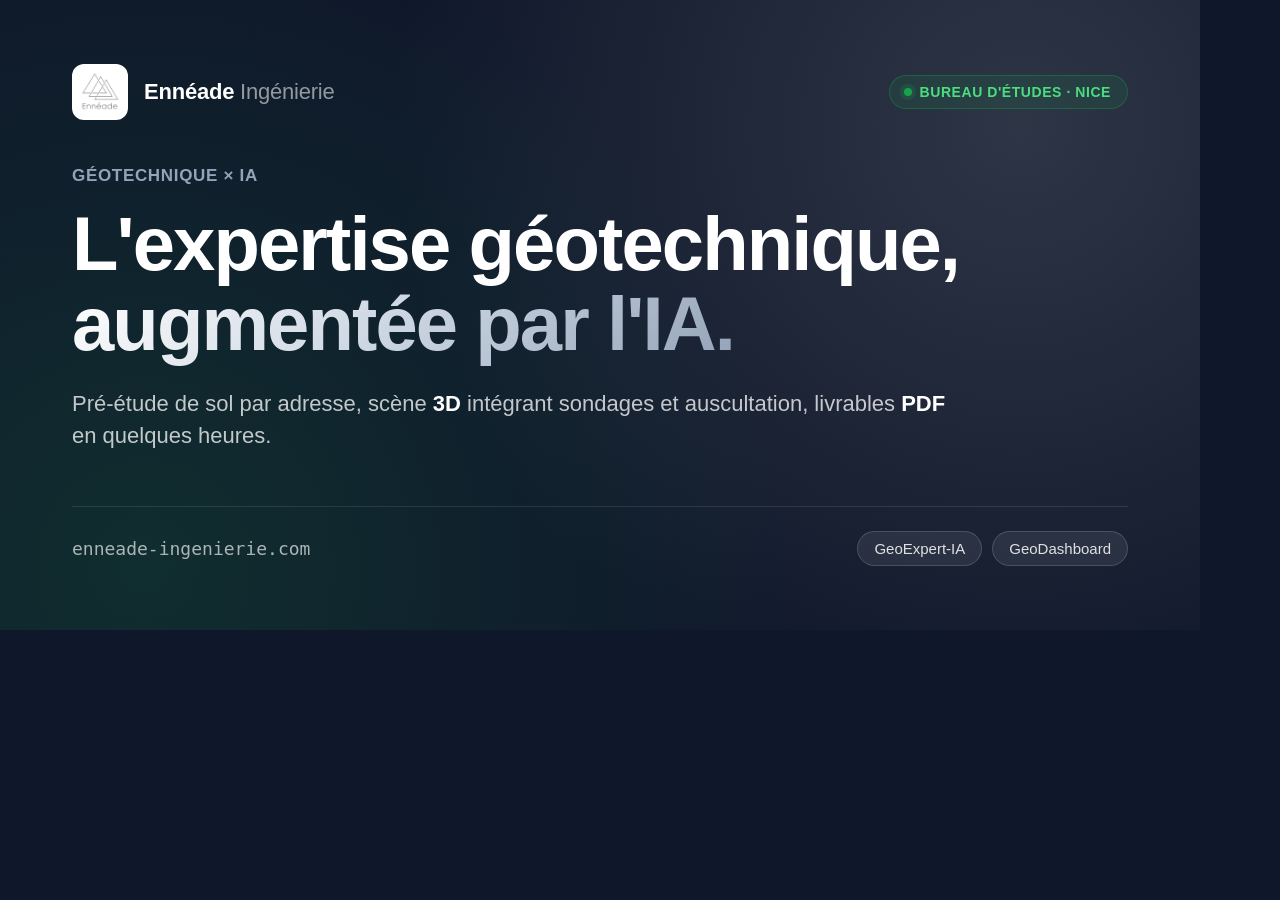
<file: assets/og-template.html>
<!DOCTYPE html>
<html lang="fr">
<head>
<meta charset="UTF-8" />
<meta name="robots" content="noindex,nofollow" />
<style>
  * { margin: 0; padding: 0; box-sizing: border-box; }
  html, body { width: 1200px; height: 630px; overflow: hidden; }
  body {
    font-family: -apple-system, BlinkMacSystemFont, 'Segoe UI', Helvetica, Arial, sans-serif;
    background: #0F172A;
    color: #fff;
    position: relative;
    padding: 64px 72px;
    display: flex;
    flex-direction: column;
    justify-content: space-between;
  }
  body::before {
    content: "";
    position: absolute; inset: 0;
    background:
      radial-gradient(circle at 85% 20%, rgba(118,123,133,0.30), transparent 55%),
      radial-gradient(circle at 12% 90%, rgba(22,163,74,0.16), transparent 55%);
    pointer-events: none;
  }
  .top {
    display: flex;
    align-items: center;
    gap: 16px;
    position: relative;
  }
  .logo {
    width: 56px; height: 56px;
    border-radius: 12px;
    background: #fff;
    display: flex; align-items: center; justify-content: center;
    padding: 6px;
  }
  .logo img { width: 100%; height: 100%; object-fit: contain; }
  .brand {
    font-size: 22px;
    font-weight: 600;
    letter-spacing: -0.01em;
  }
  .brand-suffix { color: rgba(255,255,255,0.55); font-weight: 500; }
  .badge {
    margin-left: auto;
    display: inline-flex; align-items: center; gap: 8px;
    padding: 8px 16px 8px 14px;
    border-radius: 999px;
    background: rgba(22,163,74,0.12);
    border: 1px solid rgba(22,163,74,0.35);
    color: #4ade80;
    font-size: 14px; font-weight: 600;
    letter-spacing: 0.04em; text-transform: uppercase;
  }
  .badge-dot {
    width: 8px; height: 8px; border-radius: 50%;
    background: #16a34a;
    box-shadow: 0 0 0 4px rgba(22,163,74,0.18);
  }
  .center {
    position: relative;
    margin-top: -8px;
  }
  .eyebrow {
    color: #94a3b8;
    font-size: 17px;
    font-weight: 600;
    letter-spacing: 0.04em;
    text-transform: uppercase;
    margin-bottom: 18px;
  }
  h1 {
    font-size: 76px;
    font-weight: 700;
    line-height: 1.05;
    letter-spacing: -0.025em;
    max-width: 1000px;
  }
  .grad {
    background: linear-gradient(135deg, #fff 0%, #cbd5e1 50%, #94a3b8 100%);
    -webkit-background-clip: text;
    background-clip: text;
    -webkit-text-fill-color: transparent;
  }
  .lede {
    margin-top: 24px;
    color: rgba(255,255,255,0.75);
    font-size: 22px;
    line-height: 1.45;
    max-width: 880px;
    font-weight: 400;
  }
  .lede strong { color: #fff; font-weight: 600; }
  .bottom {
    position: relative;
    display: flex; align-items: center; justify-content: space-between;
    padding-top: 24px;
    border-top: 1px solid rgba(255,255,255,0.1);
  }
  .url {
    color: rgba(255,255,255,0.65);
    font-size: 18px;
    font-family: ui-monospace, SFMono-Regular, Menlo, monospace;
  }
  .tags {
    display: flex; gap: 10px;
  }
  .tag {
    padding: 8px 16px;
    border-radius: 999px;
    background: rgba(255,255,255,0.08);
    border: 1px solid rgba(255,255,255,0.15);
    color: rgba(255,255,255,0.85);
    font-size: 15px; font-weight: 500;
  }
</style>
</head>
<body>
  <div class="top">
    <div class="logo"><img src="logo.png" alt="" /></div>
    <div class="brand">Ennéade<span class="brand-suffix"> Ingénierie</span></div>
    <div class="badge"><span class="badge-dot"></span>Bureau d'études · Nice</div>
  </div>

  <div class="center">
    <p class="eyebrow">Géotechnique × IA</p>
    <h1>L'expertise géotechnique,<br/><span class="grad">augmentée par l'IA.</span></h1>
    <p class="lede">
      Pré-étude de sol par adresse, scène <strong>3D</strong> intégrant sondages et auscultation,
      livrables <strong>PDF</strong> en quelques heures.
    </p>
  </div>

  <div class="bottom">
    <span class="url">enneade-ingenierie.com</span>
    <div class="tags">
      <span class="tag">GeoExpert-IA</span>
      <span class="tag">GeoDashboard</span>
    </div>
  </div>
</body>
</html>
</file>
